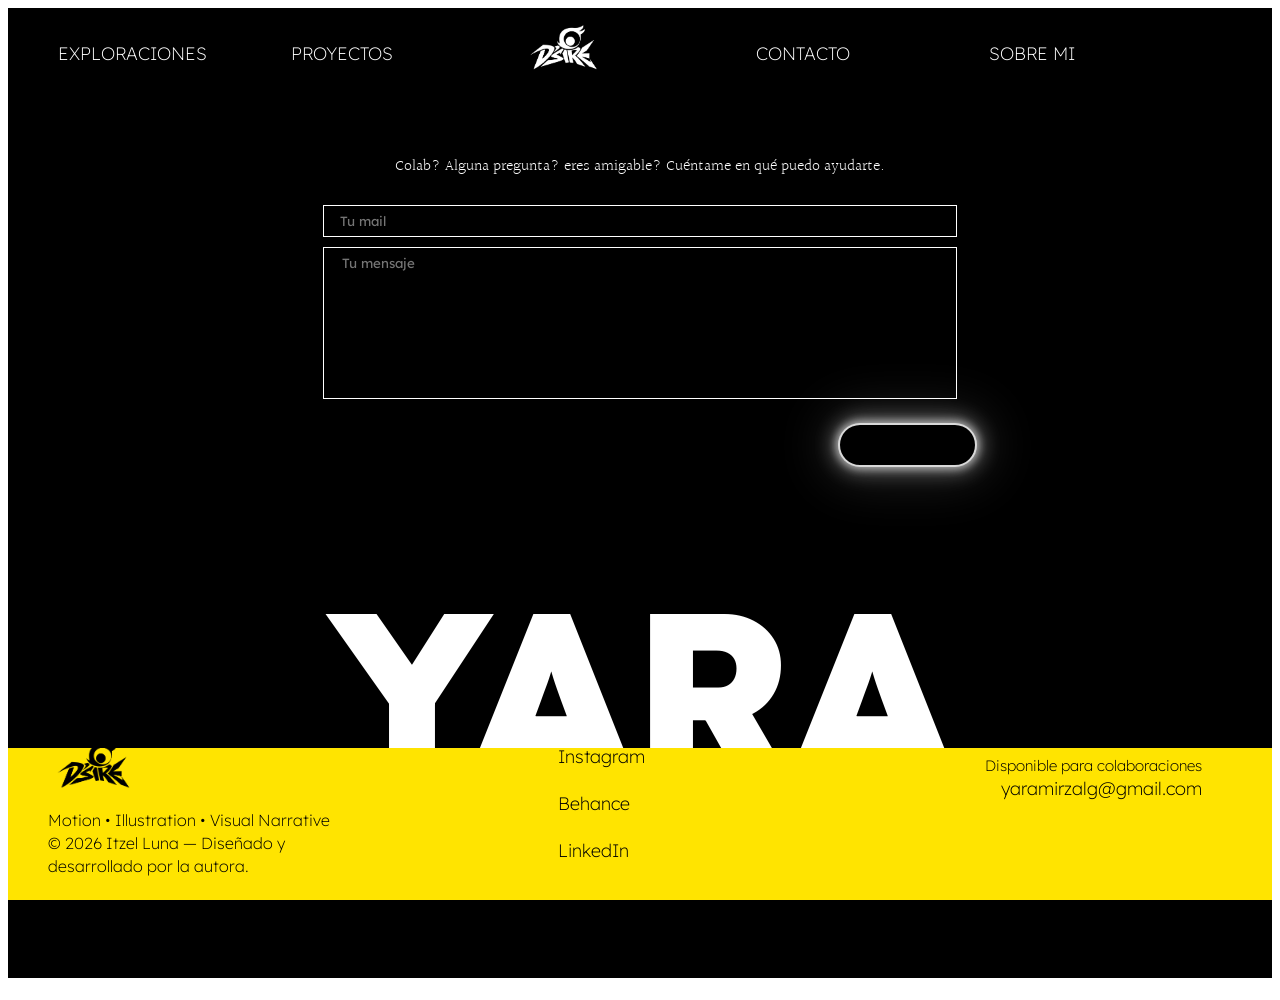
<file: contacto.html>
<!doctype html>
<html>
<head>
<meta charset="UTF-8">
<title>Contacto</title>
	<meta name="viewport" content="width=device-width, initial-scale=1">
		<link type="text/css" rel="stylesheet" href="estiloprincipal.css">
		<link rel="preconnect" href="https://fonts.googleapis.com">
		<link rel="preconnect" href="https://fonts.gstatic.com" crossorigin>
		<link href="https://fonts.googleapis.com/css2?family=Halant:wght@300;400;500;600;700&family=Lexend:wght@100..900&display=swap" rel="stylesheet">
</head>

<body>
	<main class="contacto">
		<header class="contact">
			<button class="menu-toggle" id="menu-toggle">
        	☰
    		</button>
				<ul id="menu">
				<section class="cuadro20">
					<a href="exploraciones.html"><p class="titulo2">EXPLORACIONES</p></a>
				</section>
				<section class="cuadro20 proyectos-menu">
					<p class="titulo2">PROYECTOS</p>
					<div class="opciones-proyectos">
						<a href="motions.html">Motion graphics</a>
						<a href="ilustraciones.html">Ilustración</a>
						<a href="fotografia.html">Fotografía</a>
					</div>
				</section>
				<section class="cuadro20">
					<a href="index.html"><img src="images/marcablanco.png" width="36%" alt="mundo"></a>
				</section>
				<section class="cuadro20">
					<a href="contacto.html"><p class="titulo2">CONTACTO</p></a>
				</section>
				<section class="cuadro20">
					<a href="sobremi.html"><p class="titulo2">SOBRE MI</p></a>
				</section>
				</ul>
			
			</header>
			<section class="contenido-contacto">
			<form class="formulario" action="https://www.saveform.io/api/submit/0fbdae9f-2e33-41da-9283-12a431dbd2c7" method="POST">
					<section class="frase">
						<p class="titulo3 entrada"> Colab? Alguna pregunta? eres amigable? Cuéntame en qué puedo ayudarte.</p>
					</section>
				
					<section class="campo">
						<input type="email" name="email" placeholder="Tu mail" class="input" required>
					</section>
					<section class="campo-mensaje">
						<textarea name="message" placeholder="Tu mensaje" class="input" required></textarea>
					</section>
			
			<section class="boton">
				<button type="submit" class="boton-submit">
					<p class="boton3">ENVIAR</p>
				</button>
			</section>
			</form>
			
			<section class="nombre">
				<p class="gigante entrada">YARA LUNA</p>
			</section>
	</section>

	<footer class="cont">
		<section class="cuadros30">
			<img src="images/marcanegro.png" width="100px" alt="logo"> 
			<p class="link"> Motion • Illustration • Visual Narrative <br>
© 2026 Itzel Luna — Diseñado y desarrollado por la autora.</p>
		</section>
		<section class="cuadros3">
			<p class="link redes"> <a href="https://www.instagram.com/artdsire?igsh=OXppN3QyMmU5aHZh" target="_blank" rel="noopener noreferrer" class="link redes-link">Instagram</a> <br> <br> <a href="https://www.behance.net/gallery/238469421/Portfolio-2025?platform=direct" target="_blank" rel="noopener noreferrer" class="link redes-link">Behance</a> <br> <br> <a href="https://www.linkedin.com/in/yaraluna-diseño" target="_blank" rel="noopener noreferrer" class="link redes-link">LinkedIn</a> </p>
		</section>
		<section class="cuadros3">
			<p class="link correo">Disponible para colaboraciones <br>
<a href="mailto:yaramirzalg@gmail.com" class="link correo-link">yaramirzalg@gmail.com</a></p>
		</section>
	</footer>
	</main>
	
<script>

const boton = document.getElementById("menu-toggle");
const menu = document.getElementById("menu");

boton.addEventListener("click", () => {
    menu.classList.toggle("active");
});

</script>
</body>
</html>
</file>
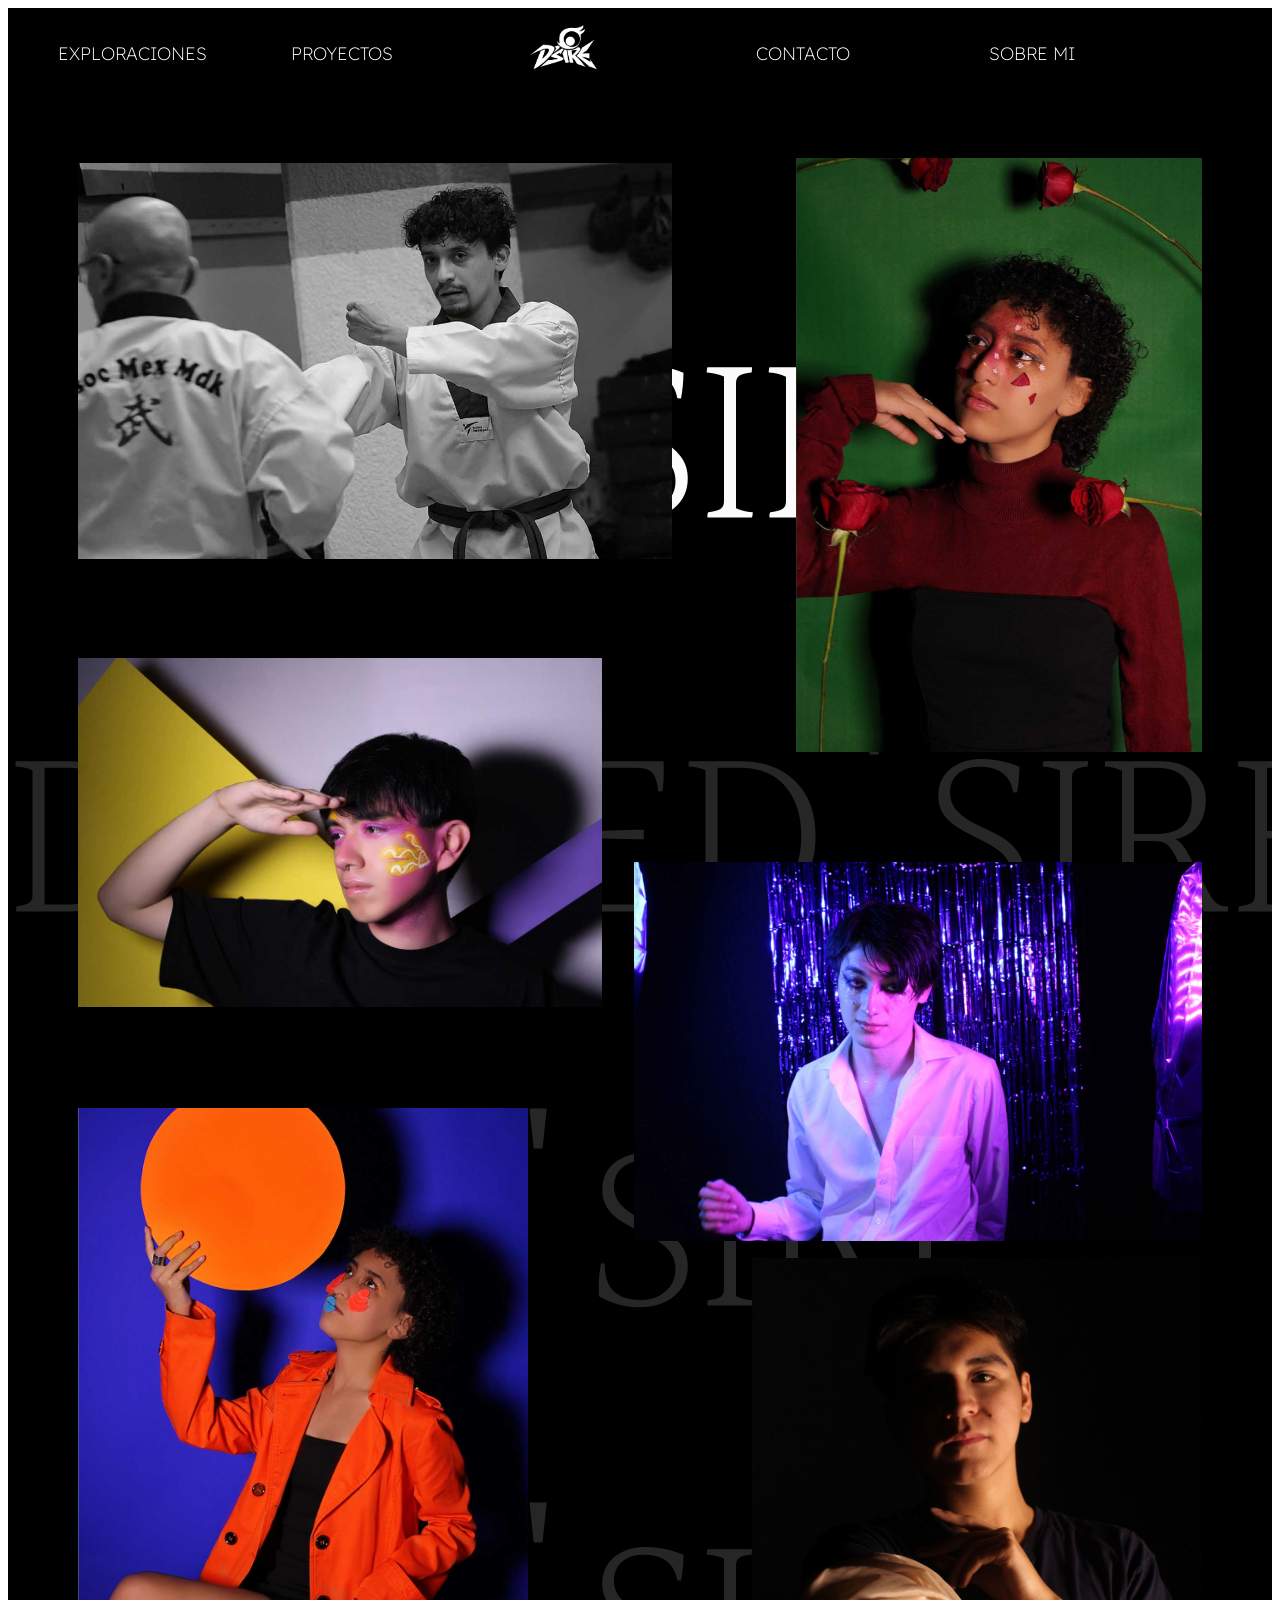
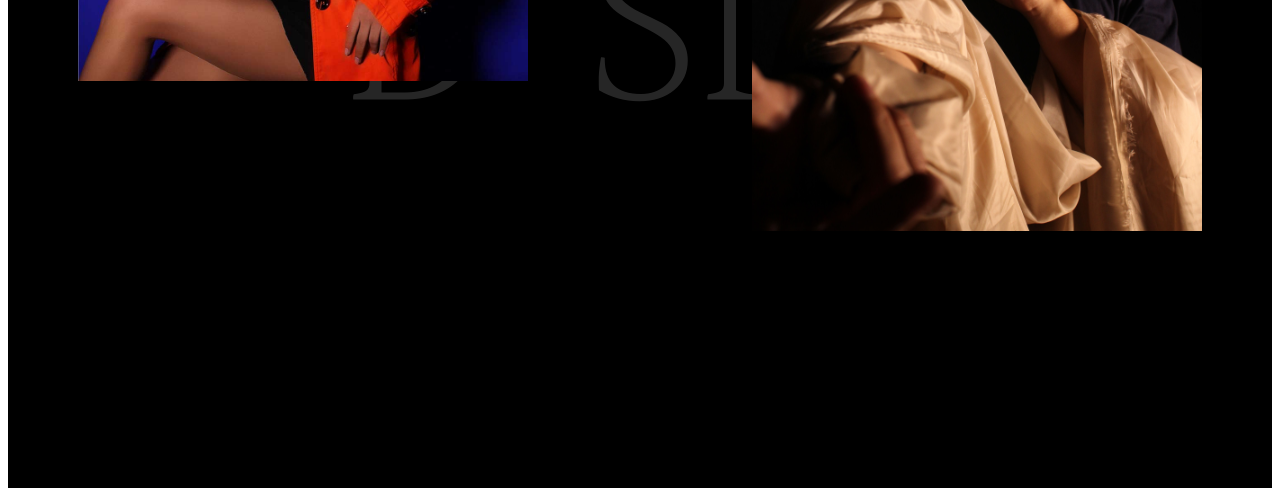
<file: fotografia.html>
<!doctype html>
<html>
<head>
<meta charset="UTF-8">
<title>Fotografia</title>
	<meta name="viewport" content="width=device-width, initial-scale=1">
	<link type="text/css" rel="stylesheet" href="estiloprincipal.css">
	<link rel="preconnect" href="https://fonts.googleapis.com">
	<link rel="preconnect" href="https://fonts.gstatic.com" crossorigin>
	<link href="https://fonts.googleapis.com/css2?family=Halant:wght@300;400;500;600;700&family=Lexend:wght@100..900&display=swap" rel="stylesheet">
</head>

<body>
	<main>
		<section class="fotogra">
			<button class="menu-toggle" id="menu-toggle">
        	☰
    		</button>
				<ul id="menu">
				<section class="cuadro20">
					<a href="exploraciones.html"><p class="titulo2">EXPLORACIONES</p></a>
				</section>
				<section class="cuadro20 proyectos-menu">
					<p class="titulo2">PROYECTOS</p>
					<div class="opciones-proyectos">
						<a href="motions.html">Motion graphics</a>
						<a href="ilustraciones.html">Ilustración</a>
						<a href="fotografia.html">Fotografía</a>
					</div>
				</section>
				<section class="cuadro20">
					<a href="index.html"><img src="images/marcablanco.png" width="36%" alt="mundo"></a>
				</section>
				<section class="cuadro20">
					<a href="contacto.html"><p class="titulo2">CONTACTO</p></a>
				</section>
				<section class="cuadro20">
					<a href="sobremi.html"><p class="titulo2">SOBRE MI</p></a>
				</section>
				</ul>
		</section>
		
		<section class="contenido-foto">
		<section class="fondo">
			<p class="gigante2 scroll-text">D'SIRE D'SIRED'SIRE D'SIRE D'SIRE D'SIRE </p>
		</section>
		
		
		<div class="tae" data-galeria="resistencia"><span class="ver-mas">Resistencia</span></div>
		<div class="rosas" data-galeria="petalo"><span class="ver-mas">El Último Pétalo</span></div>
		<div class="mira" data-galeria="perspectiva"><span class="ver-mas">Perspectiva</span></div>
		<div class="seb" data-galeria="resplandor"><span class="ver-mas">Intermedio</span></div>
		<div class="citl" data-galeria="eclipse"><span class="ver-mas">Eclipse Interior</span></div>
		<div class="jos" data-galeria="silencio"><span class="ver-mas">Silencio</span></div>
		</section>
		
		<!-- Modal de galería -->
	<div class="galeria-modal" id="galeriaModal">
	  <div class="galeria-contenido">
	    <button class="galeria-cerrar" id="galeriaCerrar">&times;</button>
 
	    <div class="galeria-principal">
	      <img src="images/Marca personal logo.png" alt="" id="galeriaImgGrande">
	    </div>
 
	    <div class="galeria-info">
	      <h3 id="galeriaTitulo"></h3>
	      <p id="galeriaDescripcion"></p>
 
	      <div class="galeria-miniaturas" id="galeriaMiniaturas">
	        <!-- las miniaturas se generan con JS -->
	      </div>
	    </div>
	  </div>
	</div>
	
		<footer>
		<section class="cuadro30">
			<a href="principal.html"><img src="images/Marca personal logo.png" width="100px" alt="logo"></a>
			<p class="links"> Motion • Illustration • Visual Narrative <br>
© 2026 Itzel Luna — Diseñado y desarrollado por la autora.</p>
		</section>
		<section class="cuadro3">
			<p class="linkss redes"> <a href="https://www.instagram.com/artdsire?igsh=OXppN3QyMmU5aHZh" target="_blank" rel="noopener noreferrer" class="linkss redes-link">Instagram</a> <br> <br> <a href="https://www.behance.net/gallery/238469421/Portfolio-2025?platform=direct" target="_blank" rel="noopener noreferrer" class="linkss redes-link">Behance</a> <br> <br> <a href="https://www.linkedin.com/in/yaraluna-diseño" target="_blank" rel="noopener noreferrer" class="linkss redes-link">LinkedIn</a> </p>
		</section>
		<section class="cuadro3">
			<p class="linkss correo">Disponible para colaboraciones <br>
			<a href="mailto:yaramirzalg@gmail.com" class="linkss correo-link">yaramirzalg@gmail.com</a></p>
		</section>
	</footer>

	</main>
	
	<script src="galeria.js"></script>
	<script src="scrolltext.js"></script>
	<script>

const boton = document.getElementById("menu-toggle");
const menu = document.getElementById("menu");

boton.addEventListener("click", () => {
    menu.classList.toggle("active");
});
</script>
</body>
</html>
</file>
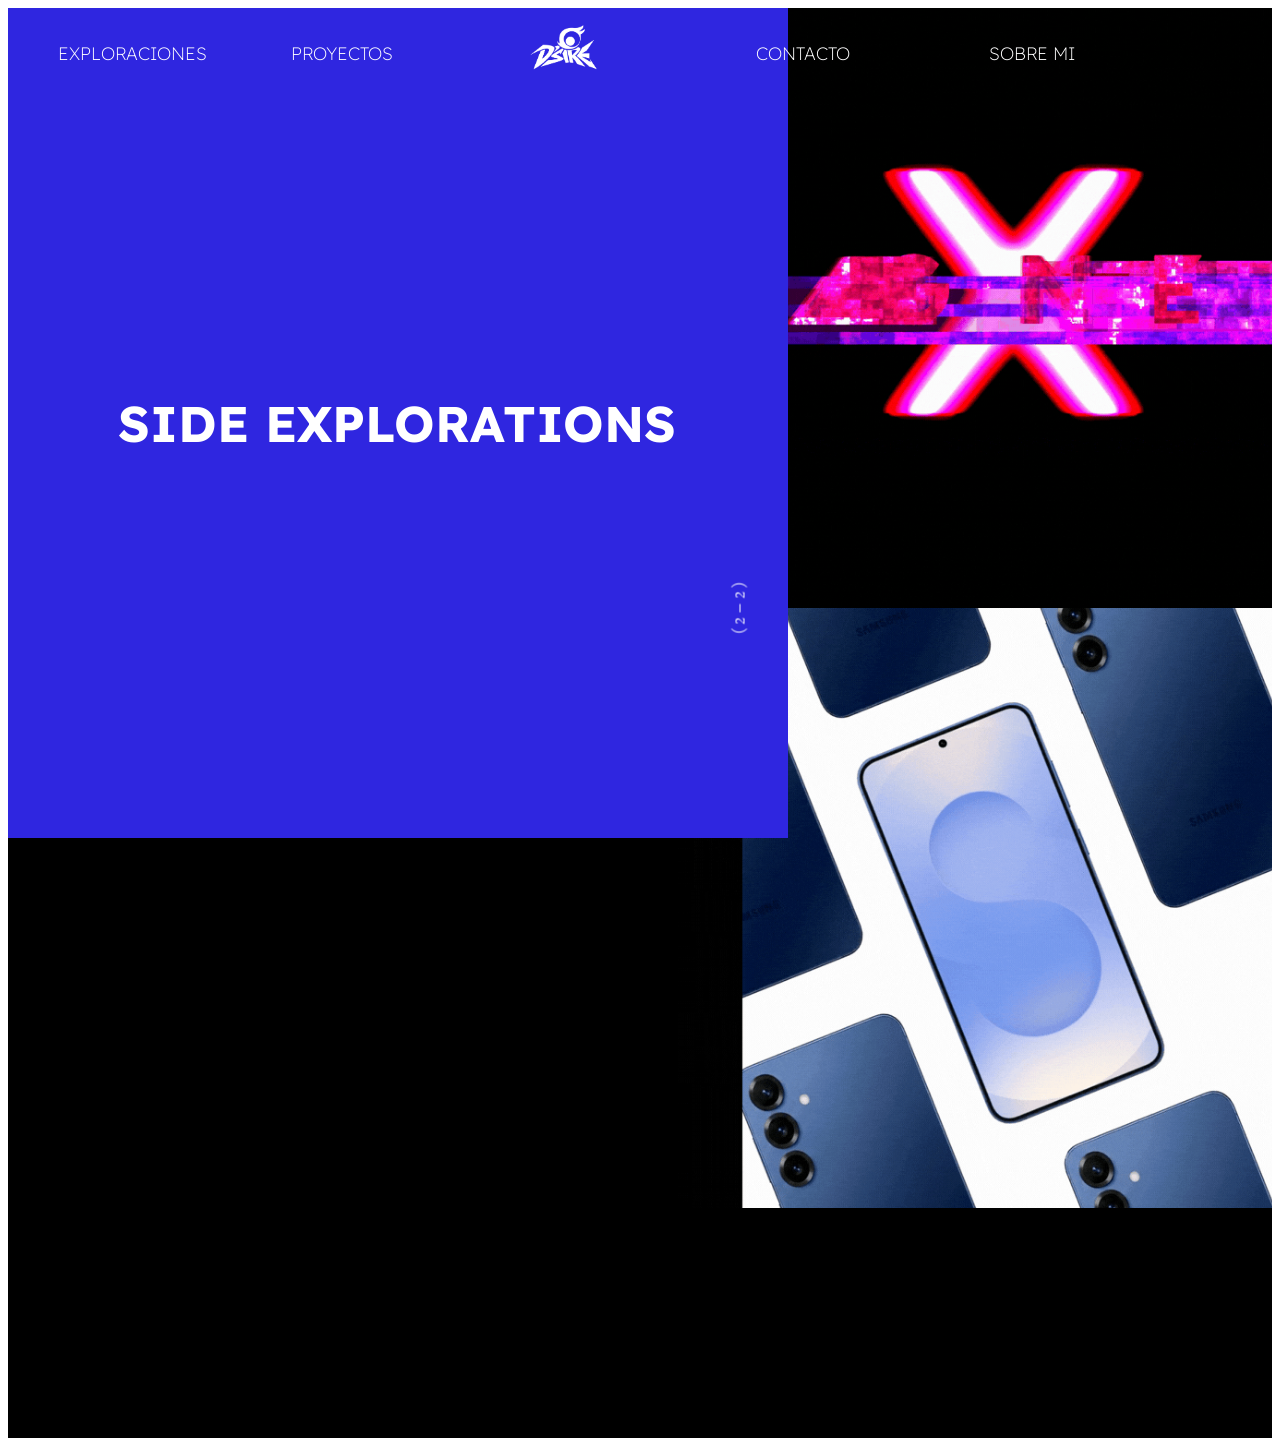
<file: motions.html>
<!doctype html>
<html>
<head>
<meta charset="UTF-8">
<title>Motions</title>
	<meta name="viewport" content="width=device-width, initial-scale=1">
	<link type="text/css" rel="stylesheet" href="estiloprincipal.css">
	<link rel="preconnect" href="https://fonts.googleapis.com">
	<link rel="preconnect" href="https://fonts.gstatic.com" crossorigin>
	<link href="https://fonts.googleapis.com/css2?family=Halant:wght@300;400;500;600;700&family=Lexend:wght@100..900&display=swap" rel="stylesheet">
</head>

<body>
	<main>
			<!------------------------------------------>
			<header class="fotogra">
			<button class="menu-toggle" id="menu-toggle">
        	☰
    		</button>
					<ul class="grphics" id="menu">
					<section class="cuadro20">
						<a href="exploraciones.html"><p class="titulo2">EXPLORACIONES</p></a>
					</section>
					<section class="cuadro20 proyectos-menu">
						<p class="titulo2">PROYECTOS</p>
						<div class="opciones-proyectos">
							<a href="motions.html">Motion graphics</a>
							<a href="ilustraciones.html">Ilustración</a>
							<a href="fotografia.html">Fotografía</a>
						</div>
					</section>
					<section class="cuadro20">
						<a href="index.html"><img src="images/marcablanco.png" width="36%" alt="mundo"></a>
					</section>
					<section class="cuadro20">
						<a href="contacto.html"><p class="titulo2">CONTACTO</p></a>
					</section>
					<section class="cuadro20">
						<a href="sobremi.html"><p class="titulo2">SOBRE MI</p></a>
					</section>
					</ul>
			</header>
			
			<!------------------------------------------>

  		<section class="project-scroller">
			
			<!-- Columna izquierda: texto sticky -->
			<div class="info-panel">
			  <div class="info-content" data-project="5">
				<h1 class="entrada">SIDE EXPLORATIONS</h1>
				  <p class="detalles entrada"></p>
			  </div>
			</div>

			<!-- Contador central -->
			<div class="counter">( 2 — <span id="current">2</span> )</div>

			<!-- Columna derecha: imágenes que hacen scroll -->
			<div class="image-panel">
			  <section class="project-frame" data-index="1">
				<a href="motionagentex.html"><img src="images/agentex4.gif" width="100%" alt="agente X"></a>
			  </section>
			  <section class="project-frame" data-index="2">
				<a href="motionsamsung.html"><img src="images/parcel8.gif" width="100%" alt="agente X"></a>
			  </section>
			</div>
			
  		</section>
			
			<!------------------------------------------>
			
			<footer>
		<section class="cuadro30">
			<a href="principal.html"><img src="images/Marca personal logo.png" width="100px" alt="logo"></a>
			<p class="links"> Motion • Illustration • Visual Narrative <br>
© 2026 Itzel Luna — Diseñado y desarrollado por la autora.</p>
		</section>
		<section class="cuadro3">
			<p class="linkss redes"> <a href="https://www.instagram.com/artdsire?igsh=OXppN3QyMmU5aHZh" target="_blank" rel="noopener noreferrer" class="linkss redes-link">Instagram</a> <br> <br> <a href="https://www.behance.net/gallery/238469421/Portfolio-2025?platform=direct" target="_blank" rel="noopener noreferrer" class="linkss redes-link">Behance</a> <br> <br> <a href="https://www.linkedin.com/in/yaraluna-diseño" target="_blank" rel="noopener noreferrer" class="linkss redes-link">LinkedIn</a> </p>
		</section>
		<section class="cuadro3">
			<p class="linkss correo">Disponible para colaboraciones <br>
			<a href="mailto:yaramirzalg@gmail.com" class="linkss correo-link">yaramirzalg@gmail.com</a></p>
		</section>
	</footer>
	</main>
	
	<!-- todo tu HTML aquí: header, project-scroller, footer -->

  <script src="scroll-proyectos.js">
	  const frames = document.querySelectorAll('.project-frame');
const infoContent = document.querySelector('.info-content');
const counter = document.getElementById('current');

const projectsData = {
  5: { title: "SIDE EXPLORATIONS", lines: ["RECOLLECTION", "OF SOME SIDE EXPLORATIONS", "I'VE BEEN POSTING ON SOCIAL MEDIA"] },
  4: { title: "PICSART UNBORING", lines: ["CREATIVE LANDING", "PAGE FOR PICSART ABOUT", "DEVELOPPING BRAND IDENTITY"] },
  // ...
};

	const observer = new IntersectionObserver((entries) => {
	entries.forEach(entry => {
    if (entry.isIntersecting && entry.intersectionRatio > 0.5) {
      const index = entry.target.dataset.index;
      const data = projectsData[index];
      infoContent.querySelector('h1').textContent = data.title;
      infoContent.querySelector('p').innerHTML = data.lines.join('<br>');
      counter.textContent = index;
    }
  });
}, { threshold: 0.5 });

frames.forEach(frame => observer.observe(frame));
	</script>
	
<script>

const boton = document.getElementById("menu-toggle");
const menu = document.getElementById("menu");

boton.addEventListener("click", () => {
    menu.classList.toggle("active");
});

const infoPanel = document.querySelector('.info-panel');
</script>

</body>
</html>
</file>
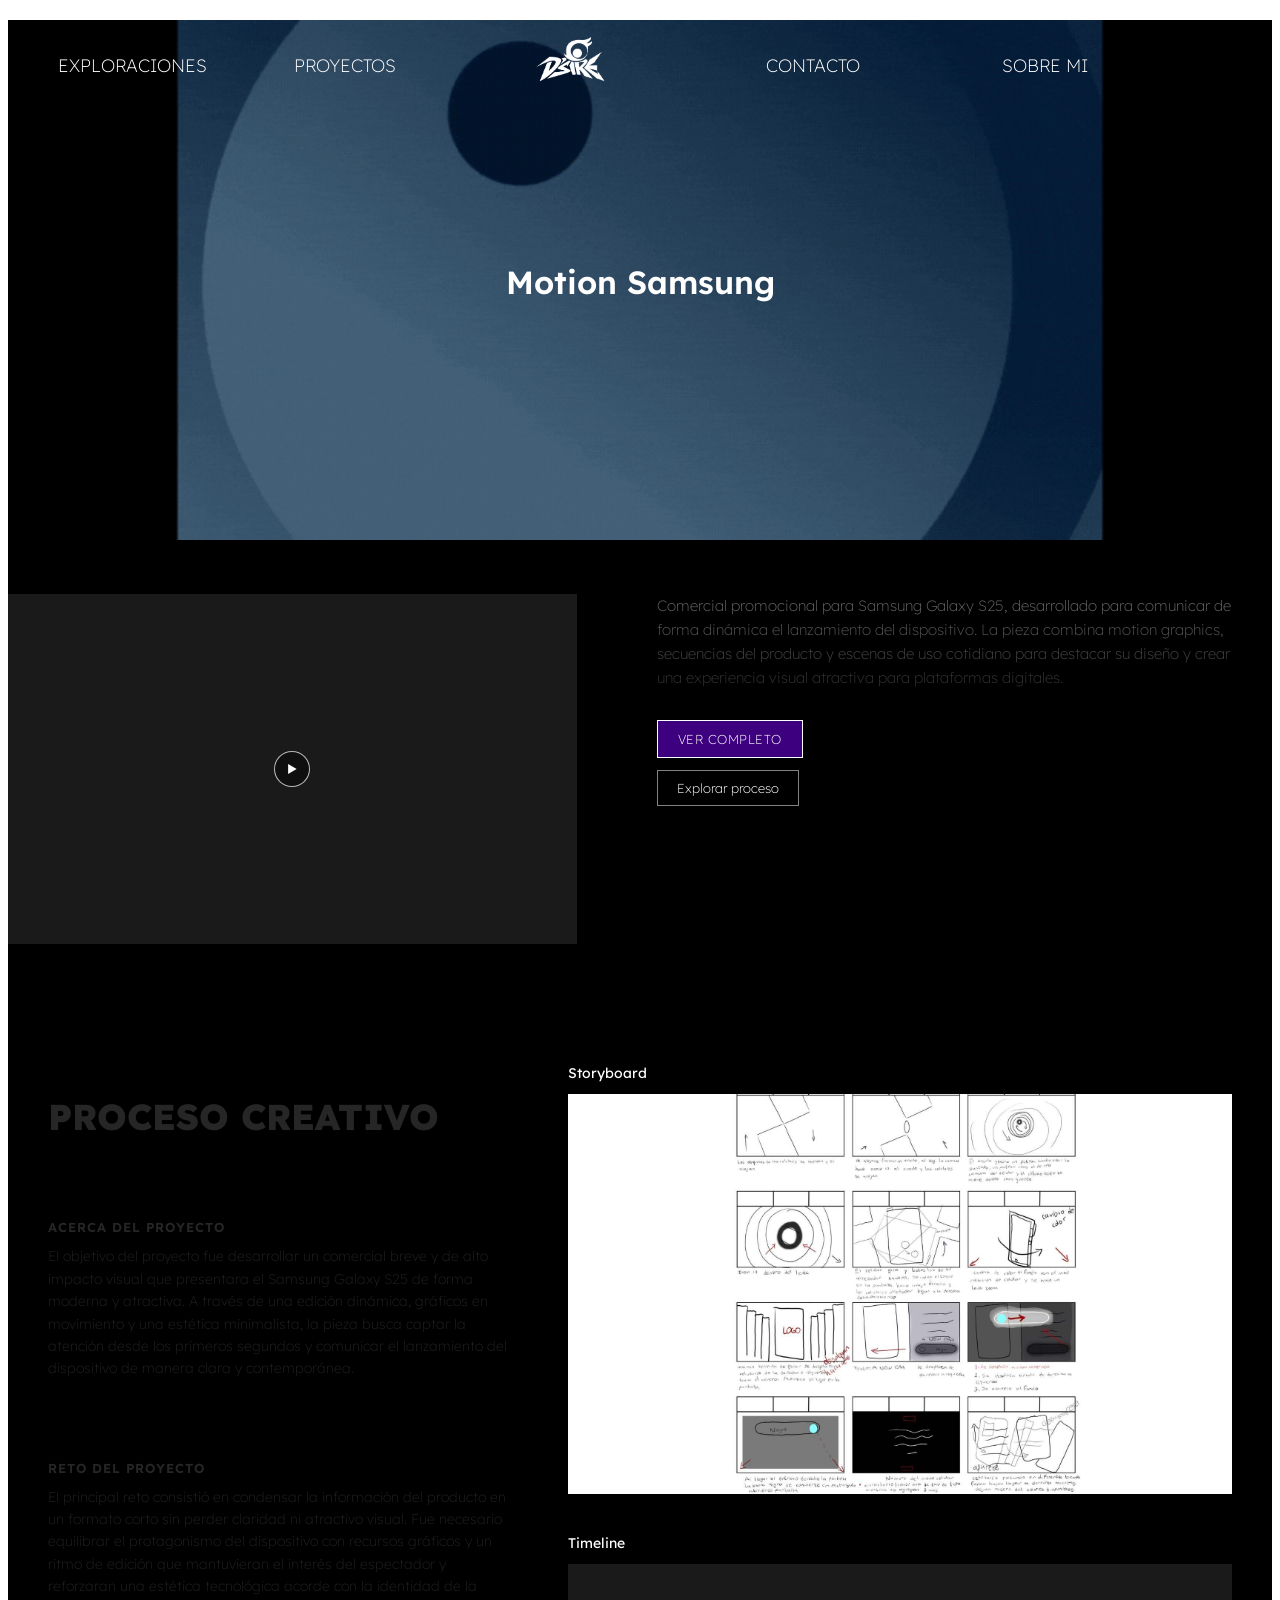
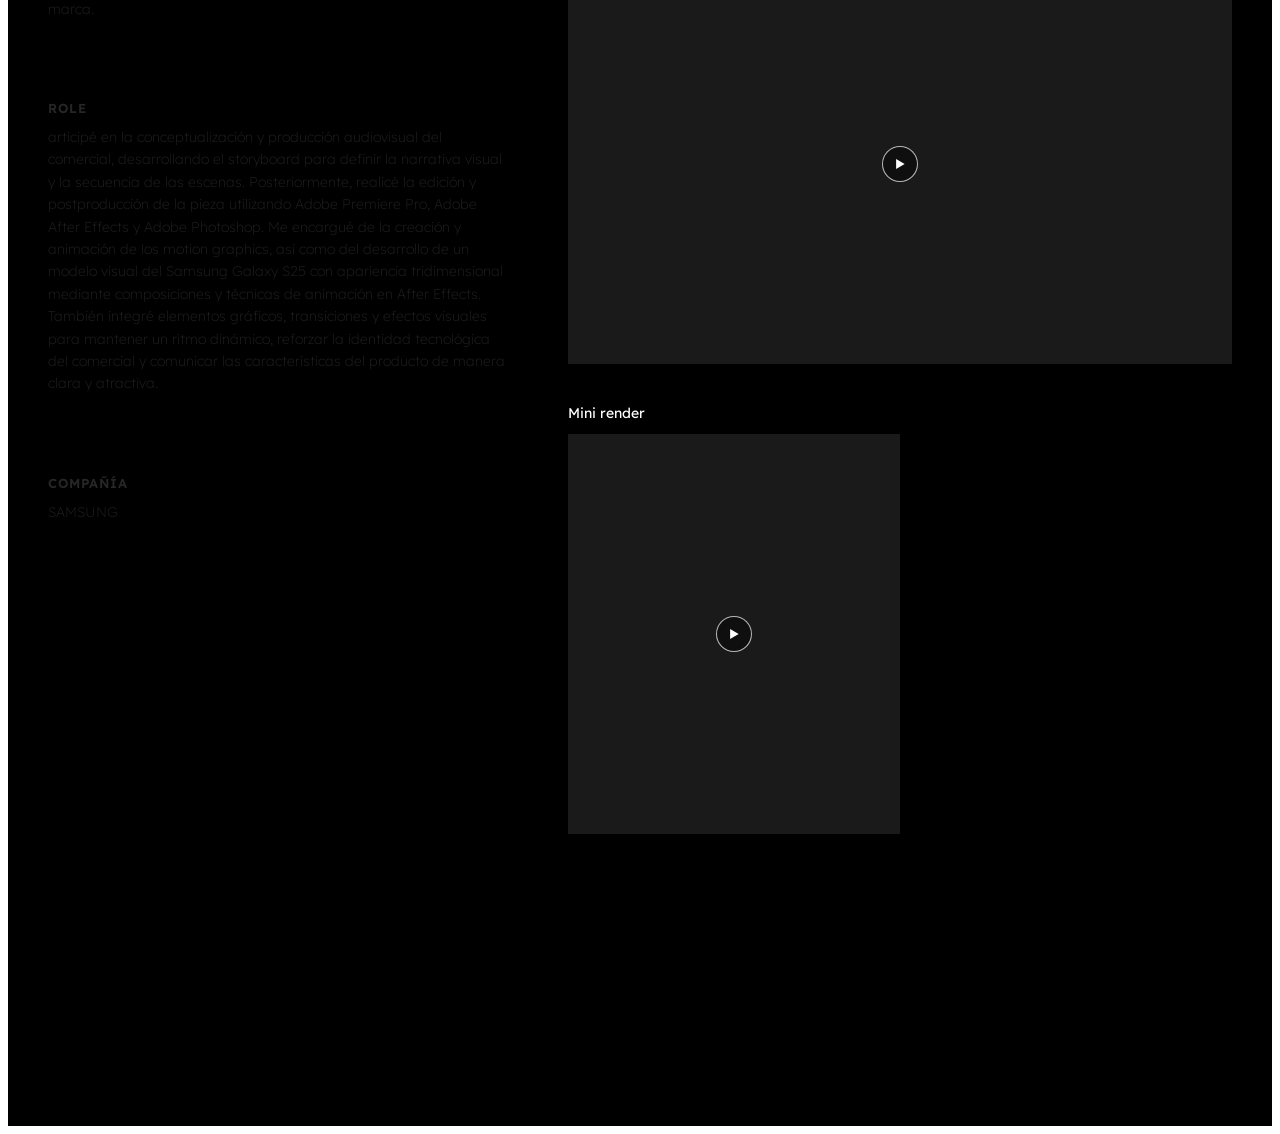
<file: motionsamsung.html>
<!doctype html>
<html>
<head>
<meta charset="UTF-8">
<title>MotionSamsung</title>
	<meta name="viewport" content="width=device-width, initial-scale=1">
	<link type="text/css" rel="stylesheet" href="estiloprincipal.css">
	<link rel="preconnect" href="https://fonts.googleapis.com">
	<link rel="preconnect" href="https://fonts.gstatic.com" crossorigin>
	<link href="https://fonts.googleapis.com/css2?family=Halant:wght@300;400;500;600;700&family=Lexend:wght@100..900&display=swap" rel="stylesheet">
</head>

<body>
	<main>
		<header class="barra">
			<button class="menu-toggle" id="menu-toggle">
        	☰
    		</button>
				<ul id="menu">
				<section class="cuadro20">
					<a href="exploraciones.html"><p class="titulo2">EXPLORACIONES</p></a>
				</section>
				<section class="cuadro20 proyectos-menu">
					<p class="titulo2">PROYECTOS</p>
					<div class="opciones-proyectos">
						<a href="motions.html">Motion graphics</a>
						<a href="ilustraciones.html">Ilustración</a>
						<a href="fotografia.html">Fotografía</a>
					</div>
				</section>
				<section class="cuadro20">
					<a href="index.html"><img src="images/marcablanco.png" width="36%" alt="mundo"></a>
				</section>
				<section class="cuadro20">
					<a href="contacto.html"><p class="titulo2">CONTACTO</p></a>
				</section>
				<section class="cuadro20">
					<a href="sobremi.html"><p class="titulo2">SOBRE MI</p></a>
				</section>
				</ul>
	</header>
		
		<section class="contenido">
			<section class="proyecto-preview">
				<img src="images/celu.gif" width="100%"  style="opacity: 90%" alt="agente X">
				<div class="preview-overlay">
					<h1 class="preview-titulo entrada">Motion Samsung</h1>
				</div>
			</section>
 
			<section class="proyecto-detalle">
				<div class="proyecto-video-chico">
					<video class="video-chico" muted loop playsinline onclick="togglePlay(this)">
						<source src="images/celmotions.mp4" type="video/mp4" style="background-size: contain">
					</video>
					<button class="play-chico" aria-label="Reproducir render" onclick="togglePlay(this.previousElementSibling)">
						<svg width="14" height="14" viewBox="0 0 18 18" fill="white">
							<path d="M4 2.5v13l11-6.5z"/>
						</svg>
					</button>
				</div>
 
				<div class="proyecto-info">
					<p class="proyecto-texto scroll-text">
						Comercial promocional para Samsung Galaxy S25, desarrollado para comunicar de forma dinámica el lanzamiento del dispositivo. La pieza combina motion graphics, secuencias del producto y escenas de uso cotidiano para destacar su diseño y crear una experiencia visual atractiva para plataformas digitales.
					</p>
					<div class="proyecto-botones">
						<a href="https://youtube.com/shorts/5Ofb-0J74Oo?feature=share" target="_blank" rel="noopener noreferrer" class="boton-vercompleto">VER COMPLETO</a>
						<a href="#proceso" class="boton-explorar">Explorar proceso</a>
					</div>
				</div>
			</section>
 
			<section class="proceso-creativo" id="proceso">
				<div class="proceso-texto">
					<h2 class="titulo1 scroll-text">PROCESO CREATIVO</h2>
 
					<div class="proceso-bloque">
						<p class="proceso-subtitulo scroll-text">Acerca del proyecto</p>
						<p class="proceso-cuerpo scroll-text">El objetivo del proyecto fue desarrollar un comercial breve y de alto impacto visual que presentara el Samsung Galaxy S25 de forma moderna y atractiva. A través de una edición dinámica, gráficos en movimiento y una estética minimalista, la pieza busca captar la atención desde los primeros segundos y comunicar el lanzamiento del dispositivo de manera clara y contemporánea.<br>
						</p>
					</div>
 
					<div class="proceso-bloque">
						<p class="proceso-subtitulo scroll-text">Reto del proyecto</p>
						<p class="proceso-cuerpo scroll-text">El principal reto consistió en condensar la información del producto en un formato corto sin perder claridad ni atractivo visual. Fue necesario equilibrar el protagonismo del dispositivo con recursos gráficos y un ritmo de edición que mantuvieran el interés del espectador y reforzaran una estética tecnológica acorde con la identidad de la marca.<br>
						</p>
					</div>
 
					<div class="proceso-bloque">
						<p class="proceso-subtitulo scroll-text">ROLE</p>
						<p class="proceso-cuerpo scroll-text">articipé en la conceptualización y producción audiovisual del comercial, desarrollando el storyboard para definir la narrativa visual y la secuencia de las escenas. Posteriormente, realicé la edición y postproducción de la pieza utilizando Adobe Premiere Pro, Adobe After Effects y Adobe Photoshop.
Me encargué de la creación y animación de los motion graphics, así como del desarrollo de un modelo visual del Samsung Galaxy S25 con apariencia tridimensional mediante composiciones y técnicas de animación en After Effects. También integré elementos gráficos, transiciones y efectos visuales para mantener un ritmo dinámico, reforzar la identidad tecnológica del comercial y comunicar las características del producto de manera clara y atractiva.<br>
						</p>
					</div>
 
					<div class="proceso-bloque">
						<p class="proceso-subtitulo scroll-text">COMPAÑÍA</p>
						<p class="proceso-cuerpo scroll-text">SAMSUNG</p>
					</div>
				</div>
 
				<div class="proceso-grid">
					<div class="proceso-item storyboard">
						<p class="proceso-label">Storyboard</p>
						<div class="proceso-img" style="background-image:url('images/storycel.jpg')"></div>
					</div>
 
					<div class="proceso-item timeline">
						<p class="proceso-label">Timeline</p>
						<div class="proceso-video-wrap">
							<video class="proceso-video" muted loop playsinline onclick="togglePlay(this)">
								<source src="images/timelinecelular.mp4" type="video/mp4">
							</video>
							<button class="play-chico" aria-label="Reproducir timeline" onclick="togglePlay(this.previousElementSibling)">
								<svg width="14" height="14" viewBox="0 0 18 18" fill="white">
									<path d="M4 2.5v13l11-6.5z"/>
								</svg>
							</button>
						</div>
					</div>
 
					<div class="proceso-fila-doble">
						<div class="proceso-item mini-render">
							<p class="proceso-label">Mini render</p>
							<div class="proceso-video-wrap">
								<video class="proceso-video" muted loop playsinline onclick="togglePlay(this)">
									<source src="images/minirendercelular.mp4" type="video/mp4">
								</video>
								<button class="play-chico" aria-label="Reproducir render" onclick="togglePlay(this.previousElementSibling)">
									<svg width="14" height="14" viewBox="0 0 18 18" fill="white">
										<path d="M4 2.5v13l11-6.5z"/>
									</svg>
								</button>
							</div>
						</div>
					</div>
				</div>
			</section>
 
		</section>
		
		<footer class="so">
		<section class="cuadro3">
			<img src="images/marcablanco.png" width="100px" alt="logo"> 
			<p class="links"> Motion • Illustration • Visual Narrative <br>
			© 2026 Itzel Luna — Diseñado y desarrollado por la autora.</p>
		</section>
		<section class="cuadro3">
			<p class="linkss redes"> <a href="https://www.instagram.com/artdsire?igsh=OXppN3QyMmU5aHZh" target="_blank" rel="noopener noreferrer" class="linkss redes-link">Instagram</a> <br> <br> <a href="https://www.behance.net/gallery/238469421/Portfolio-2025?platform=direct" target="_blank" rel="noopener noreferrer" class="linkss redes-link">Behance</a> <br> <br> <a href="https://www.linkedin.com/in/yaraluna-diseño" target="_blank" rel="noopener noreferrer" class="linkss redes-link">LinkedIn</a> </p>
		</section>
		<section class="cuadro3">
			<p class="linkss correo">Disponible para colaboraciones <br>
			<a href="mailto:yaramirzalg@gmail.com" class="linkss correo-link">yaramirzalg@gmail.com</a></p>
		</section>
	</footer>
	</main>
	<script src="scrolltext.js"></script>
	<script>
		function togglePlay(video) {
			const btn = video.nextElementSibling || video.parentElement.querySelector('.play-chico');
			if (video.paused) {
				video.play();
				btn.classList.add('oculto');
			} else {
				video.pause();
				btn.classList.remove('oculto');
			}
		}
	</script>
	
<script>

const boton = document.getElementById("menu-toggle");
const menu = document.getElementById("menu");

boton.addEventListener("click", () => {
    menu.classList.toggle("active");
});
</script>
</body>
</html>
</file>
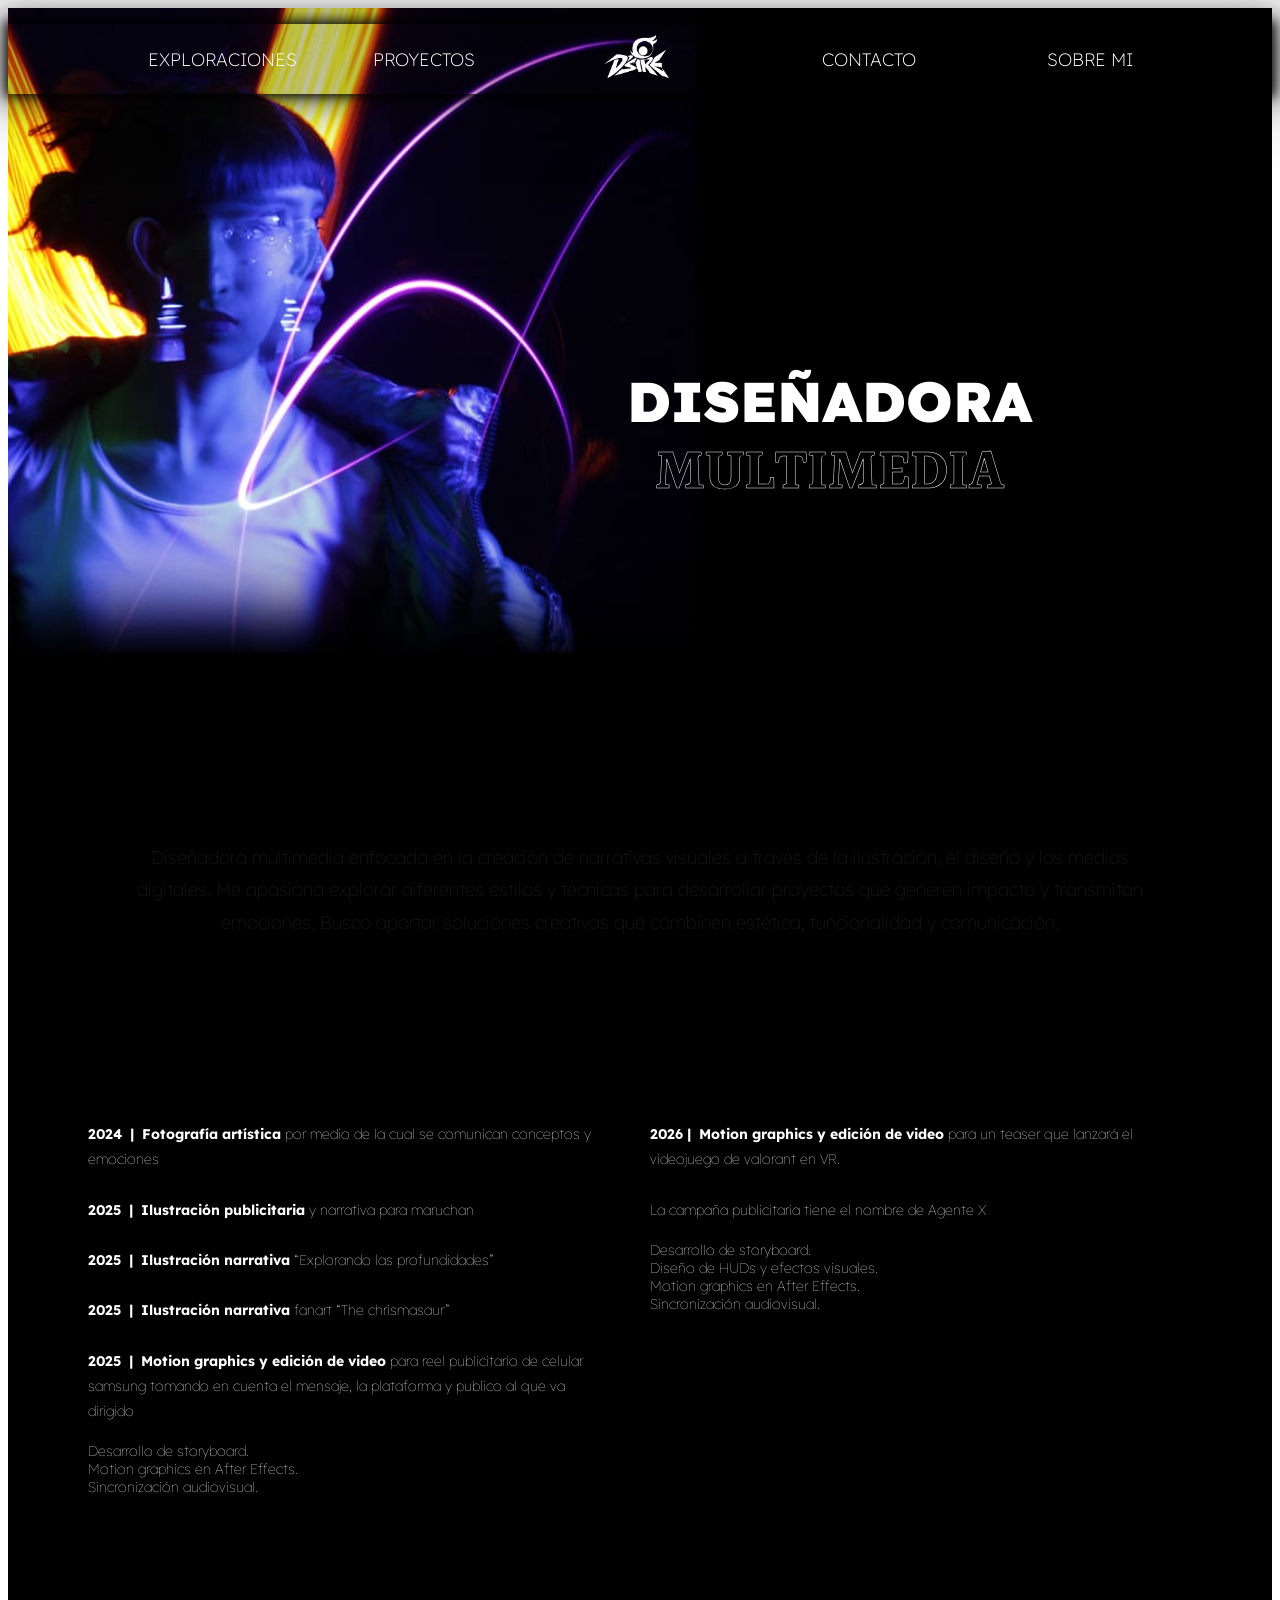
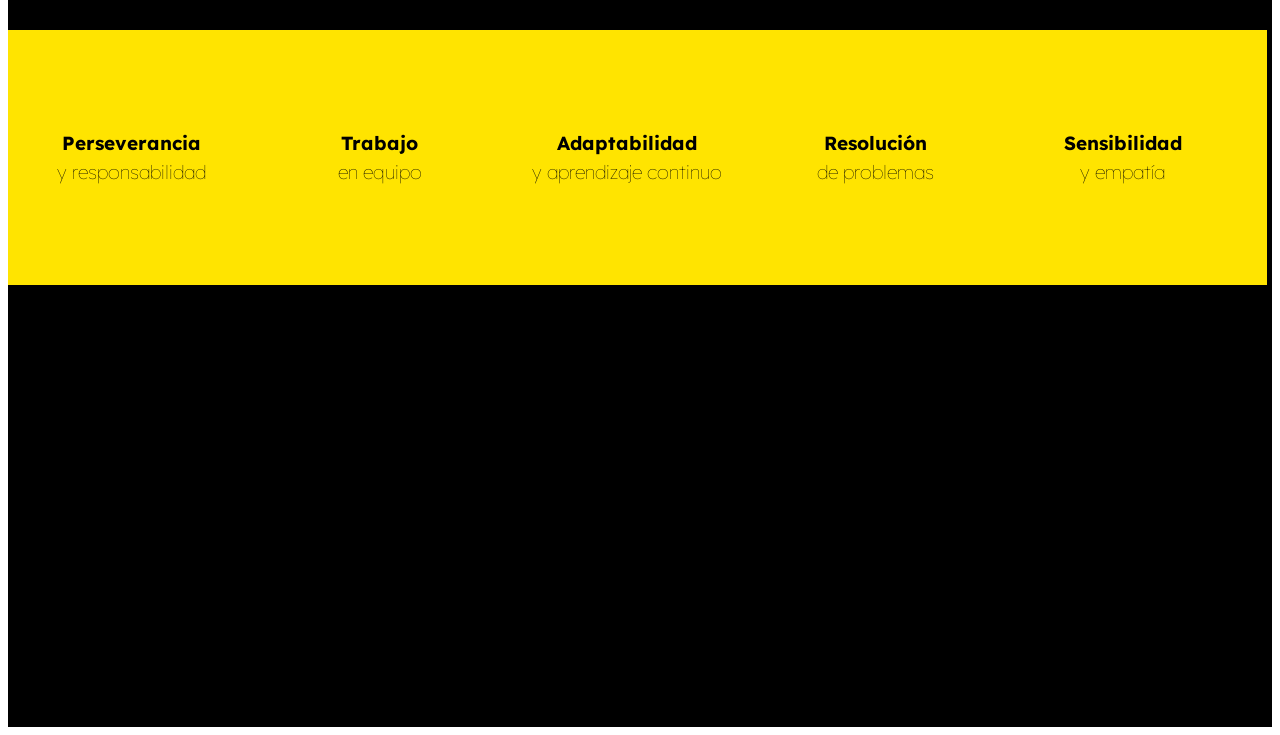
<file: sobremi.html>
<!doctype html>
<html>
<head>
<meta charset="UTF-8">
<title>Sobre mi</title>
	<meta name="viewport" content="width=device-width, initial-scale=1">
	<link type="text/css" rel="stylesheet" href="estiloprincipal.css">
	<link rel="preconnect" href="https://fonts.googleapis.com">
	<link rel="preconnect" href="https://fonts.gstatic.com" crossorigin>
	<link href="https://fonts.googleapis.com/css2?family=Halant:wght@300;400;500;600;700&family=Lexend:wght@100..900&display=swap" rel="stylesheet">
	
</head>

<body>
	<main class="sobremi">
			<header class="sobre">
			<button class="menu-toggle" id="menu-toggle">
        	☰
    		</button>
			<ul class="sob" id="menu">
				<section class="cuadro20">
					<a href="exploraciones.html"><p class="titulo2">EXPLORACIONES</p></a>
				</section>
				<section class="cuadro20 proyectos-menu">
					<p class="titulo2">PROYECTOS</p>
					<div class="opciones-proyectos">
						<a href="motions.html">Motion graphics</a>
						<a href="ilustraciones.html">Ilustración</a>
						<a href="fotografia.html">Fotografía</a>
					</div>
				</section>
				<section class="cuadro20">
					<a href="index.html"><img src="images/marcablanco.png" width="36%" alt="mundo"></a>
				</section>
				<section class="cuadro20">
					<a href="contacto.html"><p class="titulo2">CONTACTO</p></a>
				</section>
				<section class="cuadro20">
					<a href="sobremi.html"><p class="titulo2">SOBRE MI</p></a>
				</section>
			</ul>
		<img class="foto-sobre" src="images/iofoto.jpg" width="100%" alt="logo">
		
		<p class="disenadora entrada">DISEÑADORA</p>
		<p class="multimedia entrada entrada-delay">MULTIMEDIA</p>
		
	</header>
		<section class="contenido">
			<section class="descripcion">
			<p class="experiencia scroll-text">Diseñadora multimedia enfocada en la creación de narrativas visuales a través de la ilustración, el diseño y los medios digitales. Me apasiona explorar diferentes estilos y técnicas para desarrollar proyectos que generen impacto y transmitan emociones. Busco aportar soluciones creativas que combinen estética, funcionalidad y comunicación.</p>
		</section>
			<section class="principal"> 
			<section class="cuadro50">
				<p class="experiencia reveal">
					<b>2024  |  Fotografía artística</b> por medio de la cual se comunican
					conceptos y emociones <br><br>
					<b>2025  |  Ilustración publicitaria</b> y narrativa para maruchan <br><br>
					<b>2025  |  Ilustración narrativa</b> “Explorando las profundidades” <br><br>
					<b>2025  |  Ilustración narrativa</b> fanart “The chrismasaur” <br><br>
					<b>2025  |  Motion graphics y edición de video</b> para reel publicitario de celular samsung tomando en cuenta el mensaje, la plataforma y publico al que va dirigido<br>
					<p class="lista-exp reveal"><br>
					Desarrollo de storyboard.<br>
					Motion graphics en After Effects.<br>
					Sincronización audiovisual.
					</p>
				</p>
			</section>
			<section class="cuadro50">
				<p class="experiencia reveal">
						<b>2026 |  Motion graphics y edición de video</b> para un teaser que lanzará el videojuego de valorant en VR.<br><br>
						La campaña publicitaria tiene el nombre de Agente X <br>
					<p class="lista-exp reveal"><br>
						Desarrollo de storyboard.<br>
						Diseño de HUDs y efectos visuales.<br>
						Motion graphics en After Effects.<br>
						Sincronización audiovisual.
					</p>
				</p>
			</section>
		</section>
			<section class="habilidades">
			<section class="div5">
				<p class="hab"><b>Perseverancia</b><br> y responsabilidad</p>
			</section>
			<section class="div5">
				<p class="hab"><b>Trabajo</b><br>en equipo</p>
			</section>
			<section class="div5">
				<p class="hab"><b>Adaptabilidad</b><br>y aprendizaje continuo</p>
			</section>
			<section class="div5">
				<p class="hab"><b>Resolución</b><br>de problemas</p>
			</section>
			<section class="div5">
				<p class="hab"><b>Sensibilidad</b><br>y empatía</p>
			</section>
		</section>
			<section class="habilidades">
			</section>
		</section>
	
		<footer class="so">
		<section class="cuadro3">
			<img src="images/marcablanco.png" width="100px" alt="logo"> 
			<p class="links"> Motion • Illustration • Visual Narrative <br>
© 2026 Itzel Luna — Diseñado y desarrollado por la autora.</p>
		</section>
		<section class="cuadro3">
			<p class="linkss redes"> <a href="https://www.instagram.com/artdsire?igsh=OXppN3QyMmU5aHZh" target="_blank" rel="noopener noreferrer" class="linkss redes-link">Instagram</a> <br> <br> <a href="https://www.behance.net/gallery/238469421/Portfolio-2025?platform=direct" target="_blank" rel="noopener noreferrer" class="linkss redes-link">Behance</a> <br> <br> <a href="https://www.linkedin.com/in/yaraluna-diseño" target="_blank" rel="noopener noreferrer" class="linkss redes-link">LinkedIn</a> </p>
		</section>
		<section class="cuadro3">
			<p class="linkss correo">Disponible para colaboraciones <br>
			<a href="mailto:yaramirzalg@gmail.com" class="linkss correo-link">yaramirzalg@gmail.com</a></p>
		</section>
	</footer>
	</main>
	<script src="scrolltext.js"></script>
	<script>

const boton = document.getElementById("menu-toggle");
const menu = document.getElementById("menu");

boton.addEventListener("click", () => {
    menu.classList.toggle("active");
});

</script>
</body>
</html>
</file>
<file: estiloprincipal.css>
@charset "UTF-8";
/* CSS Document */
main{
	width: 100%;
	height: auto;
	background-color: black;
}
 
header{
	width: 100%;
	height: auto;
	background-color: black;
	position:relative;
    z-index:2;
	overflow: visible;
}

.menu-toggle{
    display:none;
}
 
ul{
	width: 100%;
	height: auto;
	display: flex;
	justify-content: center;
	padding: 0px 10px 0px 80px;
	position: absolute;
	z-index: 10;
	box-sizing: border-box;   /* <- esto */
}
 
a{
	font-family: "lexend";
	font-weight: 200;
	font-size: 20;
	color: white;
	text-decoration: none;
}
 
.cuadro20{
	width: 20%;
	height: auto;
	position: relative;
}
 
.opciones-proyectos {
    display: none;
    flex-direction: column;
    position: absolute;
    top: 100%;
    left: 0;
    min-width: 180px;
    background: black;
    border: 0.5px solid rgba(255, 255, 255, 0.3);
    border-radius: 8px;
    padding: 8px;
    margin-top: 0px;
    z-index: 10;
}
 
.opciones-proyectos a {
    padding: 8px 10px;
    border-radius: 6px;
}
 
.opciones-proyectos a:hover {
    background: rgba(255, 255, 255, 0.1);
}
 
.proyectos-menu:hover .opciones-proyectos {
    display: flex;
}
 
.titulo2{
	font-family: "lexend";
	font-weight: 200;
	font-size: 20;
	color: white;
}
 
.stage{
	width: 100%;
	height: 92%;
    inset: 0;
    position: relative;
	z-index: 2;
	background: black;
}
 
.carrusel {
    position: relative;
    width: 100%;
    height: 780px;
    display: flex;
    align-items: stretch;
    gap: 10px;
    box-sizing: border-box;
}
 
.carrusel-item {
    position: relative;
    flex: 1 1 0%;
    min-width: 0;
    border-radius: 10px;
    overflow: hidden;
    cursor: pointer;
    background-color: #111;
    transition: flex-grow 0.6s cubic-bezier(0.22, 1, 0.36, 1);
}
 
.carrusel-item:hover {
    flex-grow: 4;
}
 
.carrusel-item img,
.carrusel-item video {
    position: absolute;
    top: 0;
    left: 0;
    width: 100%;
    height: 100%;
    object-fit: cover;
}
 
.carrusel-item::after {
    content: "";
    position: absolute;
    inset: 0;
    background: linear-gradient(to top, rgba(0,0,0,0.75) 0%, rgba(0,0,0,0) 45%);
    pointer-events: none;
}
 
.carrusel-item .etiqueta {
    position: absolute;
    left: 16px;
    bottom: 16px;
    z-index: 2;
    color: white;
    font-family: "lexend";
    font-weight: 500;
    font-size: 18px;
    white-space: nowrap;
}
 
/*-----------------------------*/
 
 
footer{
	width: 100%;
	height: 200px;
	background: #3D007F;
	display: flex;
	justify-content: space-between;
	position:sticky;
    bottom:0;
    z-index:1;
}
 
.cuadro30{
	width: 35%;
	height: 142px;
	padding: 29px 36px 29px 36px;
	background: #3D007F;
}
 
.cuadro30:nth-child(2){
	width: 15%;
	padding-left: 150px;
}
 
.links{
	font-family: "lexend";
	font-weight: 200;
	font-size: 14;
	color: white;
	line-height: 23px;
}
 
.redes{
	text-decoration: underline;
	text-decoration-color: #FFE400;
	text-underline-offset: 4px;
}
 
.redes-link{
	color: inherit;
	text-decoration: underline;
	text-decoration-color: #FFE400;
	text-underline-offset: 4px;
	cursor: pointer;
	transition: opacity 0.2s ease;
}
 
.redes-link:hover{
	opacity: 0.6;
}
 
.correo{
	text-align: right;
	padding-right: 20px;
	padding-top: 39px;
}
 
.correo-link{
	color: inherit;
	cursor: pointer;
	transition: opacity 0.2s ease;
}
 
.correo-link:hover{
	opacity: 0.6;
}

/*------------------------ CONTACTO ------------------------------------*/

.contacto{
	width: 100%;
	height: auto;
	background-color: black;
}

.contact{
	width: 100%;
	height: 120px;
	background: transparent;
	position: relative;
	z-index: 50;
}

.contenido-contacto{
	width: 100%;
	height: 660px;
	background: black;
	overflow: hidden;
	position:relative;
    z-index:2;
}


.formulario{
	width: 100%;
	height: 257px;
	background: black;
	padding-top: 10px;
	display: flex;
	flex-wrap: wrap;
	justify-content: center;
	text-align: center;
	gap:10px;
}

.cont{
	width: 100%;
	height: 200px;
	background-color: #FFE400;
	display: flex;
	justify-content: space-between;
	position: sticky;
    bottom: 0;
    z-index: 0;
	padding-top: 30px;
}

.cuadros30{
	width: 35%;
	height: 142px;
	padding: 10px 36px 29px 36px;
}

.cuadros30:first-child{
	width: 20%;
}

.cuadros3:nth-child(2){
	width: 20%;	
}

.cuadros3{
}

.link{
	font-family: "lexend";
	font-weight: 200;
	font-size: 14;
	color: black;
	line-height: 23px;
}

.nombre{
	width: 100%;
	height: 90%;
	margin-top: -90px;
}

.gigante{
	font-family: "lexend";
	font-weight: 800;
	font-size:245px;
	color: white;
	text-align: center;
}


.titulo3{
	font-family: "halant";
	font-weight: 300;
	font-size: 16px;
	color: white;
	magin: 0px;
	padding: 0px;

}

.frase{
	width: 100%;
	height: auto;
}

.campo{
	width: 50%;
	height: 30px;
	border: 0.5px solid white;
	
}

.campo-mensaje{
	height: 150px;
	width: 50%;
	border: 0.5px solid white;
}

.boton{
	position: absolute;
	top: 280px;
	right: 0px;
	width: 9%;
	height: 20px;
	margin-top: 25px;
  	margin-left: auto;
 	margin-right: 375px;
}
 
.boton-submit{
	width: 100%;
	background: black;
	color: #c8c8c8;
	border: 2px solid rgba(255, 255, 255, 0.85);
	border-radius: 50px;
	padding: 10px 5px 10px 5px;
	cursor: pointer;
	box-shadow:
    0 0 8px 2px rgba(255, 255, 255, 0.6),
    0 0 20px 6px rgba(255, 255, 255, 0.3),
    0 0 50px 15px rgba(255, 255, 255, 0.12);
}
 
.boton-submit:hover {
  background: white;
  box-shadow:
    0 0 10px 3px rgba(255, 255, 255, 0.85),
    0 0 28px 10px rgba(255, 255, 255, 0.45),
    0 0 70px 22px rgba(255, 255, 255, 0.18);
}
 
.boton3{
	font-family: "halant";
	font-size: 20px;
	font-weight: 300;
	margin: 0; 
  	padding: 0;
	text-align: center;
	color: transparent;   
 	line-height: 1;
  	transition: color 0.3s ease;
}
 
.boton-submit:hover .boton3 {
  color: black;            
}
 
input[type=text]{
	width: 95%;
	background: black;
	border: 0;
	padding: 7px 10px;
	outline: none;
}
 
input[type=text]:focus{
	color: white;
}
 
input[type=email]{
	width: 95%;
	background: black;
	border: 0;
	padding: 7px 10px;
	outline: none;
	color: #c8c8c8;
	font-family: "lexend";
}
 
input[type=email]:focus{
	color: white;
}
 
textarea{
	width: 100%;
	height: 100%;
	background: black;
	border: 0;
	outline: none;
	color: #c8c8c8;
	font-family: "lexend";
	resize: none;
	box-sizing: border-box;
	padding: 7px 18px;
}
 
textarea:focus{
	color: white;
}

/*---------------------------- SOBRE MI ------------------------------------*/

.sobremi{
	width: 100%;
	height: 2000px;
	background-color: black;
	position:relative;
    z-index:2;
}

.sobre{
	width: 100%;
	height: auto;
}

.contenido{
	width: 100%;
	height: auto;
	background: black;
	position:relative;
    z-index:2;
}

.sob{
	width: 90%;
	height: 70px;
	display: flex;
	padding: 15px 0px 15px 140px;
	justify-content: center;
	position: absolute;
	background:  rgba(0, 0, 0, 0.3);
	box-shadow:
    0 0 10px 3px rgba(0, 0, 0, 0.85),
    0 0 28px 10px rgba(0, 0, 0, 0.45),
    0 0 70px 22px rgba(0, 0, 0, 0.18);
	z-index: 2;
}

.disenadora{
	font-family: "lexend";
	font-weight: 900;
	font-size: 64px;
	letter-spacing: 0%;
	color: white;
	position: absolute;
	z-index: 2;
	top: 252px;
	left: 830px;
}

.multimedia{
	font-family:"halant";
	font-size: 64px;
	font-weight: 700;
	color: transparent;
	position: absolute;
	z-index: 2;
	top: 309px;
	left: 827px;
    -webkit-text-stroke: 0.5px white;
}

.descripcion{
	width: 100%;
	height: 100px;
	background-color: black;
	text-align: center;
	padding: 80px 150px 150px 150px;
	box-sizing: border-box;
}



.so{
	width: 100%;
	height: 200px;
	background: #2F26E0;
	display: flex;
	justify-content: space-between;
	position:sticky;
    bottom:0;
    z-index:1;
}

.cuadro3{
	width: 35%;
	height: 142px;
	padding: 29px 36px 29px 36px;
}

.cuadro3:nth-child(2){
	width: 15%;
	padding-left: 150px;
}

.linkss{
	font-family: "lexend";
	font-weight: 200;
	font-size: 14;
	color: white;
	line-height: 23px;
}

.principal{
	width: 100%;
	height: 600px;
	background: black;
	display: flex;
}

.cuadro50{
	width: 50%;
	height: 220px;
	padding: 80px 150px;
}
.experiencia{
	font-family: "lexend";
	font-weight: 100;
	font-size: 20;
	color:white;
}

li{
	font-family: "lexend";
	font-size: 16;
	list-style:circle;
	list-style-position: inside;
}

.habilidades{
	width: 100%;
	background-color: #FFE400;
	height: 200px;
	display: flex;
	justify-content: center;
	padding: 0px;
	margin:0px;
}

.habilidades:last-child{
	background-color: black;
	margin-bottom:0px;
}

.div5{
	width: 25%;
	height: 200px;
	padding: 60px 80px;
}

.hab{
	font-family: "lexend";
	font-weight: 100;
	font-size: 24;
	color: black;
}

.scroll-text .palabra {
  display: inline-block;
  transition: opacity 0.1s linear;
}

@keyframes apareceHaciaArriba {
  from {
    opacity: 0;
    transform: translateY(20px);
  }
  to {
    opacity: 1;
    transform: translateY(0);
  }
}
 
.entrada {
  opacity: 0;
  animation: apareceHaciaArriba 0.8s ease-out forwards;
}
 
.entrada-delay {
  animation-delay: 0.2s;
}

.reveal {
  opacity: 0;
  transform: translateY(60px);
  transition: opacity 0.8s ease-out, transform 0.8s ease-out;
}
 
.reveal.visible {
  opacity: 1;
  transform: translateY(0);
}


/*---------------------------- MOTIONS ------------------------------------------*/

.project-scroller {
	width: 100%;
	padding: 0px;
  display: grid;
  grid-template-columns: 53% 47%;
  position: relative;
	z-index: 3;
	background: black;
}

.info-panel {
  position: sticky;
  top: 0;
  width: 100%;
  height: 830px;
  display: flex;
  flex-direction: column;
  justify-content: center;
  padding-left: 110px;
	background: #2f26e0;
	margin: 0;
}

.image-panel {
  display: flex;
  flex-direction: column;
}

.project-frame {
  height: 100%;
  overflow: hidden;
}

.project-frame img {
  width: 100%;
  height: 100%;
  object-fit: cover;
}

.counter {
  position: absolute;
  left: 58%;
  top: 50%;
  transform: translate(-50%, -50%) rotate(180deg);
  writing-mode: vertical-rl;
  font-size: 16px;
font-family: halant;
	color: white;
}

h1{
	color: white;
	font-family: lexend;
	font-weight: 700;
	font-size: 50px;
}

.detalles{
	color: white;
	font-family: lexend;
	font-weight: 200;
	font-size: 14px;
}



/*---------------------------- ILUSTRACIONES ------------------------------------*/

.ilustra{
	width: 100%;
	height: auto;
}

.barra{
	width: 100%;
	height: 120px;
	position: absolute;
    z-index: 3;
	background: transparent;
}

.tabla{
	width: 100%;
	height: 100%;
	display: flex;
	flex-wrap:wrap;
	background: black;
	position:relative;
    z-index:2;
}

.cuadros{
	width: 33.3%;
	height: 840px;
	background: black;
	box-sizing: border-box;
}

.cuadros img{
	opacity: 80%;
}

.cuadros:first-child img{
	opacity: 70%;
}

.cuadros:nth-child(4) img{
	opacity: 70%;
}

.ilupubli{
	position: absolute;
	top: 370px;
	left: 76px;
	z-index: 2;
}

.iluagua{
	position: absolute;
	top: 370px;
	left: 593px;
	z-index: 2;
}

.ilunavi{
	position: absolute;
	top: 370px;
	left: 1110px;
	z-index: 2;
}

.iluporta{
	top: 1153px;
	left: 593px;
	position: absolute;
	z-index: 2;
}

.ilufight{
	top: 1153px;
	left: 76px;
	position: absolute;
	z-index: 2;
}


.titulo1{
	font-family: "lexend";
	font-weight: 800;
	font-size: 40px;
	color: white;
	magin: 0px;
	padding: 0px;
}

.boton4{
	width: 133px;
	height: 40px;
	background: black;
	text-align: center;  
	border: 1px solid white;
	border-radius: 50px;
}

.vermas{
	font-family: "lexend";
	font-size: 14px;
	font-weight: 400;
	line-height: 1;
	color: white;
	magin: 0px;
	padding: 0px;
}

.ventana-modal{
	display: none;
	position: fixed;
	inset: 0;
	background: rgba(0,0,0,0.85);
	z-index: 9999;
	justify-content: center;
	align-items: center;
}

.ventana-modal.activo{
	display: flex;
}

.ventana-contenido{
	background: black;
	width: 80%;
	max-width: 700px;
	max-height: 820px;
	overflow-y: auto;
	padding: 40px;
	position: relative;
	box-sizing: border-box;
}

.ventana-contenido img{
	width: 100%;
	height: auto;
	margin-bottom: 20px;
	display: block;
}

.ventana-cerrar{
	position: absolute;
	top: 10px;
	right: 15px;
	font-size: 2rem;
	background: none;
	border: none;
	color: white;
	cursor: pointer;
	z-index: 2;
}

.video-proceso,
.video-proceso1,
.video-proceso2,
.video-proceso3 {
	width: 100%;
	height: auto;
	margin-bottom: 20px;
	display: block;
}

/*---------------------------- FOTOGRAFIA ------------------------------------*/

.fotogra{
	width: 100%;
	height: auto;  
	background: transparent;
	position: relative;
	z-index: 10;
}

.contenido-foto{
	width: 100%;
	height: auto;
	background: black;
	position: relative;
	z-index: 3;
}

.fondo{
	width: 100%;
	height: 2000px;
	background: black;
	display: flex;
	overflow: hidden;
	padding: 0px;
}

.tae{
	width: 594px;
	height: 406px;
	position: absolute;
	z-index: 3;
	background:url("images/tae.jpg");
	background-size: 100%;
	background-repeat: no-repeat;
	top: 150px;
	left: 150px;
	background-position: center;
	transition: background-size 1s ease;
}

.rosas{
	height: 594px;
	width: 406px;
	position: absolute;
	z-index: 3;
	background:url("images/rosas.jpg");
	background-size: 100%;
	background-repeat: no-repeat;
	top: 150px;
	right: 150px;
	background-position: center;
	transition: background-size 1s ease;
}

.mira{
	width: 524px;
	height: 349px;
	position: absolute;
	z-index: 4;
	background:url("images/mira.jpg");
	background-size: 100%;
	background-repeat: no-repeat;
	top: 650px;
	left: 150px;
	background-position: center;
	transition: background-size 1s ease;
}

.seb{
	width: 568px;
	height: 386px;
	position: absolute;
	z-index: 4;
	background:url("images/seb.jpg");
	background-size: 100%;
	background-repeat: no-repeat;
	top: 850px;
	right: 150px;
	background-position: center;
	transition: background-size 1s ease;
}

.citl{
	width: 450px;
	height: 573px;
	position: absolute;
	z-index: 4;
	background:url("images/citl.jpg");
	background-size: 100%;
	background-repeat: no-repeat;
	top: 1100px;
	left: 150px;
	background-position: center;
	transition: background-size 1s ease;
}

.jos{
	width: 450px;
	height: 573px;
	position: absolute;
	z-index: 4;
	background:url("images/jos.jpg");
	background-size: 100%;
	background-repeat: no-repeat;
	top: 1250px;
	right: 150px;
	background-position: center;
	transition: background-size 2s ease;
}


.gigante2{
	font-family: "halant";
	font-weight: 200;
	font-size: 245px;
	color: white;
	text-align: center;
}

.tae, .rosas, .mira, .seb, .citl, .jos{
	overflow: hidden;
}

.ver-mas{
	position: absolute;
	inset: 0;
	display: flex;
	align-items: center;
	justify-content: center;
	background: rgba(0, 0, 0, 0);
	color: white;
	font-family: "halant";
	font-weight: 400;
	font-size: 16px;
	opacity: 0;
	transition: background 0.3s ease, opacity 0.3s ease;
}

.tae:hover .ver-mas,
.rosas:hover .ver-mas,
.mira:hover .ver-mas,
.seb:hover .ver-mas,
.citl:hover .ver-mas,
.jos:hover .ver-mas{
	background: rgba(0, 0, 0, 0.55);
	opacity: 1;
}
 
.tae:hover,
.rosas:hover,
.mira:hover,
.seb:hover,
.citl:hover,
.jos:hover{
	background-size: 115%;
}

.galeria-modal {
  display: none;
  position: fixed;
  inset: 0;
  background: rgba(0, 0, 0, 0.9);
  z-index: 9999;
  justify-content: center;
  align-items: center;
}

.galeria-modal.activo {
  display: flex;
}

.galeria-contenido {
  display: flex;
  width: 90%;
  max-width: 1100px;
  height: 80%;
  background: #fff;
  position: relative;
  gap: 0;
}

.galeria-cerrar {
  position: absolute;
  top: 10px;
  right: 15px;
  font-size: 2rem;
  background: none;
  border: none;
  cursor: pointer;
  z-index: 10;
  line-height: 1;
}

.galeria-principal {
  flex: 2;
  background: black;
  display: flex;
  align-items: center;
  justify-content: center;
  overflow: hidden;
}

.galeria-principal img {
  max-width: 100%;
  max-height: 100%;
  object-fit: contain;
}

.galeria-info {
  flex: 1;
  padding: 30px;
  display: flex;
  flex-direction: column;
  overflow-y: auto;
}

.galeria-info h3 {
  margin-bottom: 10px;
}

.galeria-info p {
  flex-grow: 0;
  margin-bottom: 20px;
  font-size: 0.95rem;
  line-height: 1.5;
}

.galeria-miniaturas {
  display: flex;
  flex-wrap: wrap;
  gap: 8px;
  margin-top: auto;
}

.mini-thumb {
  width: 70px;
  height: 70px;
  object-fit: cover;
  cursor: pointer;
  opacity: 0.6;
  transition: opacity 0.2s ease, outline 0.2s ease;
}

.mini-thumb:hover {
  opacity: 1;
}

.mini-thumb.activa {
  opacity: 1;
  outline: 2px solid #000;
}

/*---------------------------- PROYECTO INDIVIDUAL------------------------------------*/
 
.contenido-proyecto{
	width: 100%;
	height: auto;
	background-color: black;
	padding: 0px 80px 100px 80px;
	box-sizing: border-box;
}
 
/* --- Preview --- */
 
.proyecto-preview{
	width: 100%;
	height: 70%;
	position: relative;
	background-color: black;
	overflow: hidden;
	margin-top: 20px;
	text-align: center;
}
 
.preview-video{
	width: 100%;
	height: 100%;
	object-fit: cover;
	display: block;
}
 
.preview-overlay{
	position: absolute;
	inset: 0;
	display: flex;
	flex-direction: column;
	align-items: center;
	justify-content: center;
	gap: 10px;
	background: rgba(0,0,0,0.15);
}
 
.preview-label{
	font-family: "lexend";
	font-weight: 200;
	font-size: 14px;
	color: white;
	opacity: 0.7;
	margin: 0;
}
 
.preview-titulo{
	font-family: "lexend";
	font-weight: 600;
	font-size: 32px;
	color: white;
	margin: 0;
}
 
.preview-play{
	width: 48px;
	height: 48px;
	border-radius: 50%;
	background: rgba(255,255,255,0.15);
	border: 1px solid rgba(255,255,255,0.6);
	display: flex;
	align-items: center;
	justify-content: center;
	cursor: pointer;
	transition: background 0.3s ease;
}
 
.preview-play:hover{
	background: rgba(255,255,255,0.3);
}
 

 
.proyecto-detalle{
	width: 100%;
	display: flex;
	gap: 40px;
	margin-top: 50px;
	align-items: flex-start;
	padding-left: 20px;
}
 
.proyecto-video-chico{
	width: 45%;
	height: 350px;
	position: relative;
	background-color: #1a1a1a;
	overflow: hidden;
	flex-shrink: 0;
}
 
.video-chico{
	width: 100%;
	height: 100%;
	object-fit: cover;
	display: block;
}
 
.play-chico{
	position: absolute;
	top: 50%;
	left: 50%;
	transform: translate(-50%, -50%);
	width: 36px;
	height: 36px;
	border-radius: 50%;
	background: rgba(0,0,0,0.4);
	border: 1px solid rgba(255,255,255,0.7);
	display: flex;
	align-items: center;
	justify-content: center;
	cursor: pointer;
	transition: background 0.3s ease;
	opacity: 1;
	z-index: 2;
}
 
.play-chico:hover{
	background: rgba(0,0,0,0.65);
}

.play-chico.oculto{
	opacity: 0;
	pointer-events: none;
}

.proyecto-video-chico:hover .play-chico.oculto,
.proceso-video-wrap:hover .play-chico.oculto{
	opacity: 1;
	pointer-events: auto;
}
 
.proyecto-info{
	width: 55%;
	display: flex;
	flex-direction: column;
	justify-content: space-between;
	height: 100%;
	padding: 10px 120px 0px 60px;
}
 
.proyecto-texto{
	font-family: "lexend";
	font-weight: 200;
	font-size: 15px;
	line-height: 1.6;
	color: #c8c8c8;
	margin: 0 0 30px 0;
}
 
.proyecto-botones{
	display: flex;
	flex-direction: column;
	gap: 12px;
	align-items: flex-start;
}

 
.boton-vercompleto{
	display: inline-block;
	font-family: "lexend";
	font-weight: 200;
	font-size: 13px;
	letter-spacing: 0.5px;
	background: #3D007F;
	padding: 10px 20px;
	border: solid 1px;
	border-color: white;
	text-decoration: none;
}
 
.boton-explorar{
	display: inline-block;
	font-family: "lexend";
	font-weight: 200;
	font-size: 13px;
	color: white;
	border: 1px solid rgba(255,255,255,0.5);
	padding: 9px 19px;
	text-decoration: none;
}
 

 
.proceso-creativo{
	width: 100%;
	display: flex;
	gap: 60px;
	margin-top: 120px;
	align-items: flex-start;
	padding: 0px 120px 50px 60px;
}
 
.proceso-texto{
	width: 38%;
	flex-shrink: 0;
}
 
.proceso-bloque{
	margin-top: 40px;
	padding: 40px 50px 0px 0px;
}
 
.proceso-subtitulo{
	font-family: "lexend";
	font-weight: 600;
	font-size: 13px;
	letter-spacing: 1px;
	color: white;
	text-transform: uppercase;
	margin: 0 0 10px 0;
}
 
.proceso-cuerpo{
	font-family: "lexend";
	font-weight: 200;
	font-size: 14px;
	line-height: 1.6;
	color: #c8c8c8;
	margin: 0;
	min-height: 20px;
}
 
.proceso-grid{
	width: 52.5%;
	display: flex;
	flex-direction: column;
	gap: 40px;
}
 
.proceso-label{
	font-family: "lexend";
	font-weight: 400;
	font-size: 14px;
	color: white;
	margin: 0 0 12px 0;
}
 
.proceso-img{
	width: 100%;
	height: 400px;
	background-color: #1a1a1a;
	background-size: cover;
	background-position: center;
}

.proceso-img:first-child{
	height: 380px;
}
 
.proceso-fila-doble{
	width: 100%;
	display: flex;
	gap: 40px;
}
 
.proceso-fila-doble .proceso-item{
	width: 50%;
}


 
.proceso-video-wrap{
	width: 100%;
	height: 400px;
	position: relative;
	background-color: #1a1a1a;
	overflow: hidden;
}
 
.proceso-video{
	width: 100%;
	height: 100%;
	object-fit: cover;
	display: block;
}
 

 


/*------------------------------------ RESPONSIVE -------------------------------------*/


/*---- CELULARES ----*/
@media only screen and (min-width:0px) and (max-width:767px){

/*------------------ INDEX ------------------------*/

.menu-toggle{
    display:block;
    position:absolute;
    top:20px;
    right:20px;
    z-index:100;
    background:none;
    border:none;
    color:white;
    font-size:34px;
    cursor:pointer;
}
	
ul{
    display:none;
}
	
ul.active{
    display:flex;
    flex-direction:column;
    align-items:center;
    gap:20px;
    position:absolute;
    top:70px;
    left:0;
    width:100%;
    background:black;
    padding:30px 0;
}
	
.cuadro20{
    width:100%;
}

a,
.titulo2{
    font-size:12px;
}

.stage{
    height:auto;
}

.carrusel{
    height:auto;
    flex-direction:column;
    gap:12px;
}

.carrusel-item{
    flex:none;
    height:200px;
}

.carrusel-item:hover{
    flex:none;
}

.carrusel-item .etiqueta{
    font-size:12px;
    left:12px;
    bottom:12px;
}

.opciones-proyectos{
    position:relative;
    width:100%;
    border:none;
}

footer{
    height: auto;
    flex-direction:column;
	padding: 0px;
}

.cuadro30{
	height: 145px;
	padding: 200px 0px 0px 15px;
	width: 96%;
	font-size: 12px;
	}
	
.cuadro3{
	width:100%;
	padding: 0px;
	text-align: left;
}
	
.cuadro3:nth-child(2){
	width: 94.5%;
	text-align: left;
	padding: 0px 0px 0px 20px;
	}

.correo{
	padding: 40px 0px 20px 20px;
	text-align: left;
	font-size: 12px;
}


/*------------------ CONTACTO ------------------------*/

.contenido-contacto{
    width:100%;
    height:625px;
    position:relative;
    overflow:hidden;
}
	
.formulario{
    width:100%;
    height:auto;
    padding:10px 0 70px;
    display:flex;
    flex-direction:column;
    align-items:center;
    gap:15px;
}
	
.campo,
.campo-mensaje{
    width: 80%;
	padding: 0px;
}
	
	.campo{
		height: 30px;
	}
	
.boton{
    top:300px;
    right:0;
    width:25%;
    margin-right:55px;
}
	
	
.nombre{
	padding-top: 90px;
}
	
.gigante{
    font-size:94px;
	text-align: center;
}

.nombre{
    margin-top:0;
}

	
	.cuadros30{
		padding-top: 0px;
		padding-bottom: 80px;
		padding-left: 20px;
	}
	
	.cuadros3:nth-child(2){
		padding-left: 20px;
	}
	
.cont{
    height: auto;
    flex-direction:column;
	padding-top: 50px;
}

.link{
	font-size: 12px;
	padding-bottom: 10px;
	}

.correo{
	padding: 0px 0px 20px 20px;
	text-align: left;
	font-size: 12px;
}


/*------------------ SOBRE MI ------------------------*/
header{
    height:auto;
}
	
.sobremi{
	width: 100%;
	height: auto;
}

.sob{
	height: 300px;
	display: none;
	flex-direction: column;
	position: absolute;
	top: 10px;
	width: 100%;
	background: black;
	z-index: 30;
}

.sob.active{
	display: flex;
}
	
	.opciones-proyectos{
		margin-top: 0px;
		padding-top: 0px;
		top:10px;
	}

.disenadora,
.multimedia{
	position:absolute;
    left:30%;
    transform:translateX(-50%);
    width:90%;
    text-align:center;
}

.disenadora{
	top:45%;
    font-size:32px;
}

.multimedia{
	top:53%;
    font-size:30px;
}

.foto-sobre{
    width:100%;
    height:420px;
    object-fit:cover;
    object-position:center;
}	

	.contenido{
		width: 100%;
		box-sizing: border-box;
	}	

.descripcion{
	width: 100%;
    padding: 55px 10px;
}

.descripcion .experiencia{
    font-size:15px;
    line-height:1.8;
    text-align:left;
}

.principal{
	width: 100%;
	padding-top: 150px;
	flex-direction: column;
	height: auto;
}

.cuadro50{
	width: 100%;
	height: auto;
	padding: 20px;
	box-sizing: border-box;
}

.experiencia{
    font-size:12px;
    line-height:1.6;
}

.cuadro50 li{
    margin-left:14px;
    line-height:1;
}

	.cuadro50:last-child{
		height: 20%;
		padding-top: 0px;
		padding-bottom: 120px;
	}

li{
	font-size: 14px;
}

.habilidades{
	flex-wrap: wrap;
	height: 500px;
	padding: 0px;
}

.div5{
	text-align: center;
  	width:100%;
	height: 60px;
    box-sizing:border-box;
	margin:0px;
	padding: 20px 0 20px 0px;
}

.hab{
	font-size:12px;
    line-height:1.5;
}

	.habilidades:last-child{
		height: 100px;
	}
	
	.so{
	width: 89%;
	height: auto;
    flex-direction:column;
	padding-top: 10px;
	padding-left: 60px;
	}

	.links, .redes{
		font-size: 12px;
	}

	
/*---------------------- MOTIONS -------------------------*/

.project-scroller {
width: 100%;
padding: 0px;
display: grid;
grid-template-columns: 45% auto;
background: black;
}

.info-panel {
top: 0;
width: 100%;
height: 830px;
padding:0px 20px 0px 20px;
margin: 0;
}

.image-panel {
height: 1200px;
}


.project-frame img {
object-fit: auto;
}

.counter {
  left: 48%;
  top: 50%;
}

	
.fotogra{
	width: 100%;
	font-size: 12px;
	padding: 0px;
	margin: 0px;
}
	
.counter {
  font-size: 12px;
font-family: halant;
	color: white;
}

h1{
	color: white;
	font-family: lexend;
	font-weight: 700;
	font-size: 30px;
	padding: 0px 30px 0px 30px;
}
	.detalles{
		padding: 0px 30px 0px 30px;
	}
/*---------------------- ILUSTRACIONES -------------------*/	
.barra{
    height:70px;
}

.tabla{
    display:flex;
    flex-direction:column;
}

.cuadros{
    width:100%;
    height:auto;
    position:relative;
}

.cuadros img{
    width:100%;
    height:420px;
    object-fit:cover;
    display:block;
}

.ilupubli,
.iluagua,
.ilunavi,
.ilufight,
.iluporta{
    position:absolute;
    top:50%;
    left:25px;
    transform:translateY(-50%);
}

.titulo1{
    font-size:28px;
}

.titulo3{
    font-size:14px;
}

.boton4{
    width:110px;
    height:35px;
}

.vermas{
    font-size:12px;
}

.ventana-contenido{
    width:95%;
    padding:20px;
}
	
/*---------------------- FOTOGRAFÍA -------------------*/	


.fondo{
    height:auto;
    padding:40px 0 80px;
	position: absolute;
	z-index: 1;
}

.gigante2{
    font-size:320px;
    line-height:0.9;
    text-align:center;
}

.contenido-foto{
    overflow:hidden;
}

.tae,
.rosas,
.mira,
.seb,
.citl,
.jos{
    position:relative;
    top:auto;
    left:auto;
    right:auto;

    width:90%;
    height:260px;

    margin:20px auto;
    display:block;

    background-size:cover;
    background-position:center;
}

.rosas,
.citl,
.jos{
    height:380px;
}

.galeria-contenido{
    width:95%;
    height:90%;
    flex-direction:column;
	position: absolute;
	z-index: 2;
}

.galeria-principal{
    height:55%;
}

.galeria-info{
    padding:20px;
}

.mini-thumb{
    width:55px;
    height:55px;
}
	
.galeria-cerrar{
	color: white;
}
	
	
/*---------------------- PROYECTO INDIVIDUAL -------------------------*/

.contenido-proyecto,
.contenido{
	width: 100%;
    padding: 0 20px 60px 20px;
}

.proyecto-preview{
    margin-top: 0;
}

.preview-titulo{
    font-size: 24px;
	margin-bottom: 0px;
}

.proyecto-detalle{
	width: 85%;
    flex-direction: column;
    gap: 30px;
    padding:30px;;
    margin-top: 50px;
}

.proyecto-video-chico{
    width: 100%;
    height: 220px;
	margin-bottom: 20px;
}

.proyecto-info{
    width: 100%;
    padding: 0;
}

.proyecto-texto{
    font-size: 14px;
    line-height: 1.7;
}

.proyecto-botones{
	padding-top: 30px;
    width: 100%;
}

.boton-vercompleto,
.boton-explorar{
    width: 40%;
    text-align: center;
    box-sizing: border-box;
}

.proceso-creativo{
	width: 85%;
    flex-direction: column;
    gap: 40px;
    margin-top: 80px;
    padding: 30px;
}

.proceso-texto{
    width: 100%;
}

.proceso-grid{
    width: 100%;
}

.proceso-bloque{
    padding: 25px 0 0 0;
}

.proceso-fila-doble{
    flex-direction: column;
    gap: 25px;
}

.proceso-fila-doble .proceso-item{
    width: 100%;
}

.proceso-img,
.proceso-video-wrap{
    height: 220px;
}

.proceso-img:first-child{
    height: 220px;
}
	ul.active{
		align-content: center;
		text-align: center;
		gap:10px;
	}

}


/*--- TABLETS ---*/
@media only screen and (min-width:768px) and (max-width:1023px){
	
	
header{
    height:800px;
    min-height:auto;
	
}

ul{
    padding:25px 40px;
}

a,
.titulo2{
    font-size:18px;
}

.carrusel{
    height:850px;
}

.carrusel-item .etiqueta{
    font-size:16px;
}

footer{
	height: 300px;
    display:flex;
    justify-content:space-between;
	padding-top: 70px;
    padding-left:30px;
    box-sizing:border-box;
}
.cuadro30,
.cuadro3{
    height:auto;
}

.cuadro30{
    width:30%;
}

.cuadro3{
    width:20%;
}
	
	.cuadro3:nth-last-child(2){
		padding-left: 20px;
	}
	
.links{
    margin-top:15px;
	margin-left: 0px;
	margin-right: 0px;
}
	
	.linkss{
		margin-right: 70px;
		margin-top:75px;
	}

.correo{
    padding-right:40px;
    text-align:left;
}
	
.correo-link{
	font-size: 16px;
	text-align:right;		
}
	
	
/*/*------------------ CONTACTO ----------------------*/
.contenido-contacto{
    width:100%;
    height:628px;
    position:relative;
    overflow:hidden;
}	

.formulario{
    width:100%;
    height:auto;
    gap:15px;
}

.campo,
.campo-mensaje{
    width:80%;
}

	.campo{
		height: 50px;
	}
	.campo-mensaje{
		height: 160px;
	}
	
.nombre{
	padding-top: 130px;
}
	
.gigante{
    font-size:141px;
	text-align: center;
}

.boton{
	top:320px;
    width:20%;
	margin-right:100px;
}


.cuadros30{
	font-size: 14px;
    padding: 0px 20px 0px 0px;
}
	.cuadros30:first-child{
		width: 35%;
	}

	.link{
		font-size: 14px;
	}
	.correo-link, .correo{
		font-size: 14px;
		padding-right: 10px;
	}

.cuadros3:nth-child(2){
    padding-right:10px;
}


/*------------------ SOBRE MI ------------------------*/

.menu-toggle{
	display:none;
}
 
header{
	height:auto;
}
 
.sobremi{
	height:auto;
}
 
.sob{
	width:100%;
	display:flex;
	justify-content:space-evenly;
	align-items:center;
	padding:20px 30px;
	position:absolute;
	top:0;
	left:0;
	box-sizing:border-box;
	background:rgba(0,0,0,.25);
}
 
.cuadro20{
	width:auto;
}
 
.titulo2{
	font-size:16px;
}
 
.foto-sobre{
	width:100%;
	height:600px;
	object-fit:cover;
	object-position:center;
}
 
.disenadora,
.multimedia{
	position:absolute;
	left:50%;
	transform:translateX(-50%);
	width:90%;
	text-align:center;
}
 
.disenadora{
	top:58%;
	font-size:48px;
}
 
.multimedia{
	top:68%;
	font-size:46px;
}
 
.descripcion{
	padding:60px;
}
 
.descripcion .experiencia{
	font-size:17px;
	line-height:1.8;
	text-align:center;
}
 
.principal{
	display:flex;
	flex-direction:row;
	gap:35px;
	padding:30px 40px 80px;
	height:auto;
}
 
.cuadro50{
	width:50%;
	height:auto;
	padding:0;
	box-sizing:border-box;
}
 
.experiencia{
	font-size:15px;
	line-height:1.8;
}
 
.cuadro50 li{
	margin-left:18px;
	line-height:1.6;
}
 
.habilidades{
	display:flex;
	flex-wrap:wrap;
	justify-content:center;
	height:auto;
	padding:40px 20px;
}
 
.div5{
	width:33.3%;
	height:auto;
	padding:25px 15px;
	box-sizing:border-box;
	text-align:center;
}
 
.hab{
	font-size:18px;
	line-height:1.5;
}
 
.habilidades:last-child{
	height:120px;
}
 
.so{
	width:100%;
	display:flex;
	justify-content:space-between;
	align-items:flex-start;
	padding:40px;
	box-sizing:border-box;
}
 
.cuadro3{
	width:33%;
	padding:0;
}
 
.cuadro3:nth-child(2){
	padding-left:20px;
}
 
.links,
.linkss,
.redes,
.correo{
	font-size:14px;
}	
	
/*---------------------- MOTIONS -------------------------*/
	
	
.mo{
	width: 70%;
}

	.grphics{
		margin: 0px;
		width: 100%;
	}
	
	.cuadro20{
		margin-left: 20px;
		width:  20%;
	}
	
	.cuadro20:nth-child(3){
		margin-left: 50px;
		margin-right: 0px;
		
		width:  50%;
	}
.project-scroller {
width: 100%;
padding: 0px;
display: grid;
grid-template-columns: 53% auto;
background: black;
}

.info-panel {
top: 0;
width: 98%;
height: 830px;
padding-left: 80px;
margin: 0;
}

.image-panel {
height: 1200px;
}


.project-frame img {
object-fit: auto;
}

.counter {
  left: 58%;
  top: 50%;
}

	
.fotogra{
	width: 90%;
	font-size: 14px;
	padding: 0px;
	margin: 0px;
}

	.cuadro20{
		width: 40%;
	}
/*---------------------- ILUSTRACIONES -------------------*/	
.tabla{
    display:flex;
    flex-wrap:wrap;
}

.cuadros{
    width:50%;
    height:550px;
    position:relative;
}

.cuadros:last-child{
    display:none;
}

.cuadros img{
    width:100%;
    height:100%;
    object-fit:cover;
}

.ilupubli,
.iluagua,
.ilunavi,
.ilufight,
.iluporta{
    position:absolute;
    top:50%;
    left:35px;
    transform:translateY(-50%);
}

.titulo1{
    font-size:34px;
}

.titulo3{
    font-size:15px;
}

.ventana-contenido{
    width:90%;
}	
	
	
/*---------------------- FOTOGRAFÍA ----------------------*/

.fondo{
    height:auto;
    padding: 0 0px 0 100px;
	position: absolute;
	z-index: 1;
}

.gigante2{
    font-size:300px;
    text-align:left;
}

.tae,
.rosas,
.mira,
.seb,
.citl,
.jos{
    position:relative;
    top:auto;
    left:auto;
    right:auto;

    width:80%;
    margin:30px auto;

    background-size:cover;
    background-position:center;
}

.tae,
.mira,
.seb{
    height:420px;
}

.rosas,
.citl,
.jos{
    height:550px;
}

.galeria-contenido{
    width:95%;
	position: absolute;
	z-index: 2;
}
	
.fotogra{
	width: 100%;
	font-size: 12px;
	padding: 0px;
	margin: 0px;
}

	
/*-------------- PROYECTO INDIVIDUAL --------------------*/

.proyecto-detalle{
    flex-direction: column;
    gap: 40px;
    padding-left: 0;
}

.proyecto-video-chico{
    width: 100%;
    height: 380px;
}

.proyecto-info{
    width: 87%;
    padding: 60px;
}

	.barra{
		width: 90%;
		
	}
	.cuadro20{
		width: 20%;
		padding: 0px;
		margin-right:10px;
		font-size: 12px;
	}
.proceso-creativo{
	width: 100%;
    flex-direction: column;
    gap: 50px;
    padding: 0 0px 50px;
}

.proceso-texto{
	
	padding: 60px;
    width: 90%;
}

.proceso-grid{
	padding: 50px;
    width: 85%;
}

.proceso-fila-doble{
    gap: 25px;
}

.proceso-img,
.proceso-video-wrap{
    height: 320px;
}
	
.so{
    width:100%;
    height:300px;
    display:flex;
    justify-content:space-between;
    align-items:flex-start;
    padding:70px 30px 0 30px;
    box-sizing:border-box;
}

.cuadro30,
.cuadro3{
    width:30%;
    height:auto;
    padding:0;
}

.cuadro30:nth-child(2),
.cuadro3:nth-child(2){
    width:20%;
    padding-left:20px;
}

.links,
.linkss{
    font-size:14px;
    line-height:22px;
}

.correo{
    padding:0;
    text-align:left;
    font-size:14px;
}

.correo-link{
    font-size:14px;
}
	
}
/*--- COMPUTADORA ---*/
@media only screen and (min-width:1024px) and (max-width:1439px) {
	
/*------------------ INDEX ------------------------*/

header{
    height:900px;
}

ul{
    padding:0 50px;
}

a,
.titulo2{
    font-size:18px;
}

.carrusel{
    height: 900px;
}

footer{
    height:230px;
}

.cuadro30{
    padding:25px;
}

.cuadro30:nth-child(2){
    padding-left:90px;
}

/*------------------ CONTACTO ------------------------*/

.contenido-contacto{
    height:620px;
}

.campo{
	
}

.nombre{
	margin-top: -80px;
}
	
.gigante{
    font-size:230px;
	text-align: center;
}

.boton{
	top:270px;
    width:11%;
	margin-right:295px;
}

.cuadros30{
	width: 5%;
    padding:0px;
}

.cuadros30:first-child{
	width: 25%;
	padding:40px;
}

.cuadros3:nth-child(2){
	padding: 30px 60px 30px 40px;
}

.correo{
	padding-right: 70px;
}



/*------------------ SOBRE MI ------------------------*/

.sobremi{
	height:auto;
}
 
.sob{
	width:100%;
	display:flex;
	align-items:center;
	position:absolute;
	box-sizing:border-box;
	background:rgba(0,0,0,.25);
	padding-right: 0px;
}
 
.cuadro20{
	width: 100%;
	padding: 0px;
	margin: 0px;
	font-size: 14px;
}
 
.foto-sobre{
	width:100%;
	height:750px;
	object-fit:cover;
	object-position:center;
}
 
.disenadora,
.multimedia{
	width: 70%;
	position:absolute;
	left:30%;
	transform:translateX(-50%);
	text-align:center;
}
 
.disenadora{
	top:40%;
	font-size:56px;
}
 
.multimedia{
	top:49%;
	font-size:54px;
}
 
.descripcion{
	padding:80px 120px;
}
 
.descripcion .experiencia{
	font-size:18px;
	line-height:1.8;
	text-align:center;
}
 
.principal{
	width: 85%;
	display:flex;
	flex-direction:row;
	gap:50px;
	padding:200px 80px 90px;
	height:auto;
}
 
.cuadro50{
	width:50%;
	height:auto;
	padding:0;
	box-sizing:border-box;
}
 
.experiencia{
	font-size:14px;
	line-height:1.8;
	padding: 0px;
	margin: 0px;
}
 
.cuadro50 li{
	margin-left:0px;
	line-height:1.7;
	padding: 0px;
}
 
.habilidades{
	width: 98%;
	display:flex;
	flex-wrap:wrap;
	justify-content:center;
	height:auto;
	padding:50px 20px 50px 0px;
}
 
.div5{
	width:20%;
	height:auto;
	padding:30px 20px;
	box-sizing:border-box;
	text-align:center;
}
 
.hab{
	font-size:19px;
	line-height:1.5;
}
 
.habilidades:last-child{
	height:100px;
}
 
.lista-exp{
	height:100px;
	padding: 0px;
	margin:0px;
	color: white;
	font-size: 14px;
	font-family: lexend;
	font-weight: 100;
}
	

.so{
	width:100%;
	display:flex;
	justify-content:space-between;
	align-items:flex-start;
	padding:50px 60px;
	box-sizing:border-box;
	height:auto;
}
 
.cuadro3{
	width:30%;
	padding:0;
}
 
.cuadro3:nth-child(2){
	padding-left:40px;
}
 
.links,
.linkss,
.redes,
.correo{
	font-size:15px;
}


	
/*---------------------- MOTIONS -------------------------*/	

.project-scroller {
width: 100%;
padding: 0px;
display: grid;
grid-template-columns: 53% auto;
background: black;
}

.info-panel {
width: 100%;
}

.image-panel {
height: 1200px;
}


.project-frame img {
object-fit: auto;
}

.counter {
  left: 58%;
  top: 50%;
}

	
.fotogra{
	width: 100%;
	font-size: 16px;
	padding: 0px;
	margin: 0px;
}

/*------------------ ILUSTRACIONES ----------------------*/

.cuadros{
    height:650px;
    position:relative;
}

.cuadros img{
    width:100%;
    height:100%;
    object-fit:cover;
}

.ilupubli,
.iluagua,
.ilunavi,
.ilufight,
.iluporta{
    position:absolute;
    top:50%;
    left:45px;
    transform:translateY(-50%);
}

.titulo1{
    font-size:36px;
}

.titulo3{
    font-size:16px;
}

.ventana-contenido{
    width:85%;
}
	

/*---------------------- FOTOGRAFÍA ----------------------*/

.fondo{
    height:1850px;
}

.gigante2{
    font-size:250px;
}

.tae{
    left:70px;
}

.rosas{
    right:70px;
}

.mira{
    left:70px;
}

.seb{
    right:70px;
}

.citl{
    left:70px;
}

.jos{
    right:70px;
}

.galeria-contenido{
    width:90%;
}
	
	
	
/*----------------- PROYECTO INDIVIDUAL -----------------*/

	.proyecto-detalle{
    padding-left: 0;
}

.proyecto-info{
    padding: 0 40px;
}

.proceso-creativo{
    padding: 0 40px 50px;
    gap: 40px;
}

.proceso-bloque{
    padding-right: 20px;
}
	
}
</file>
